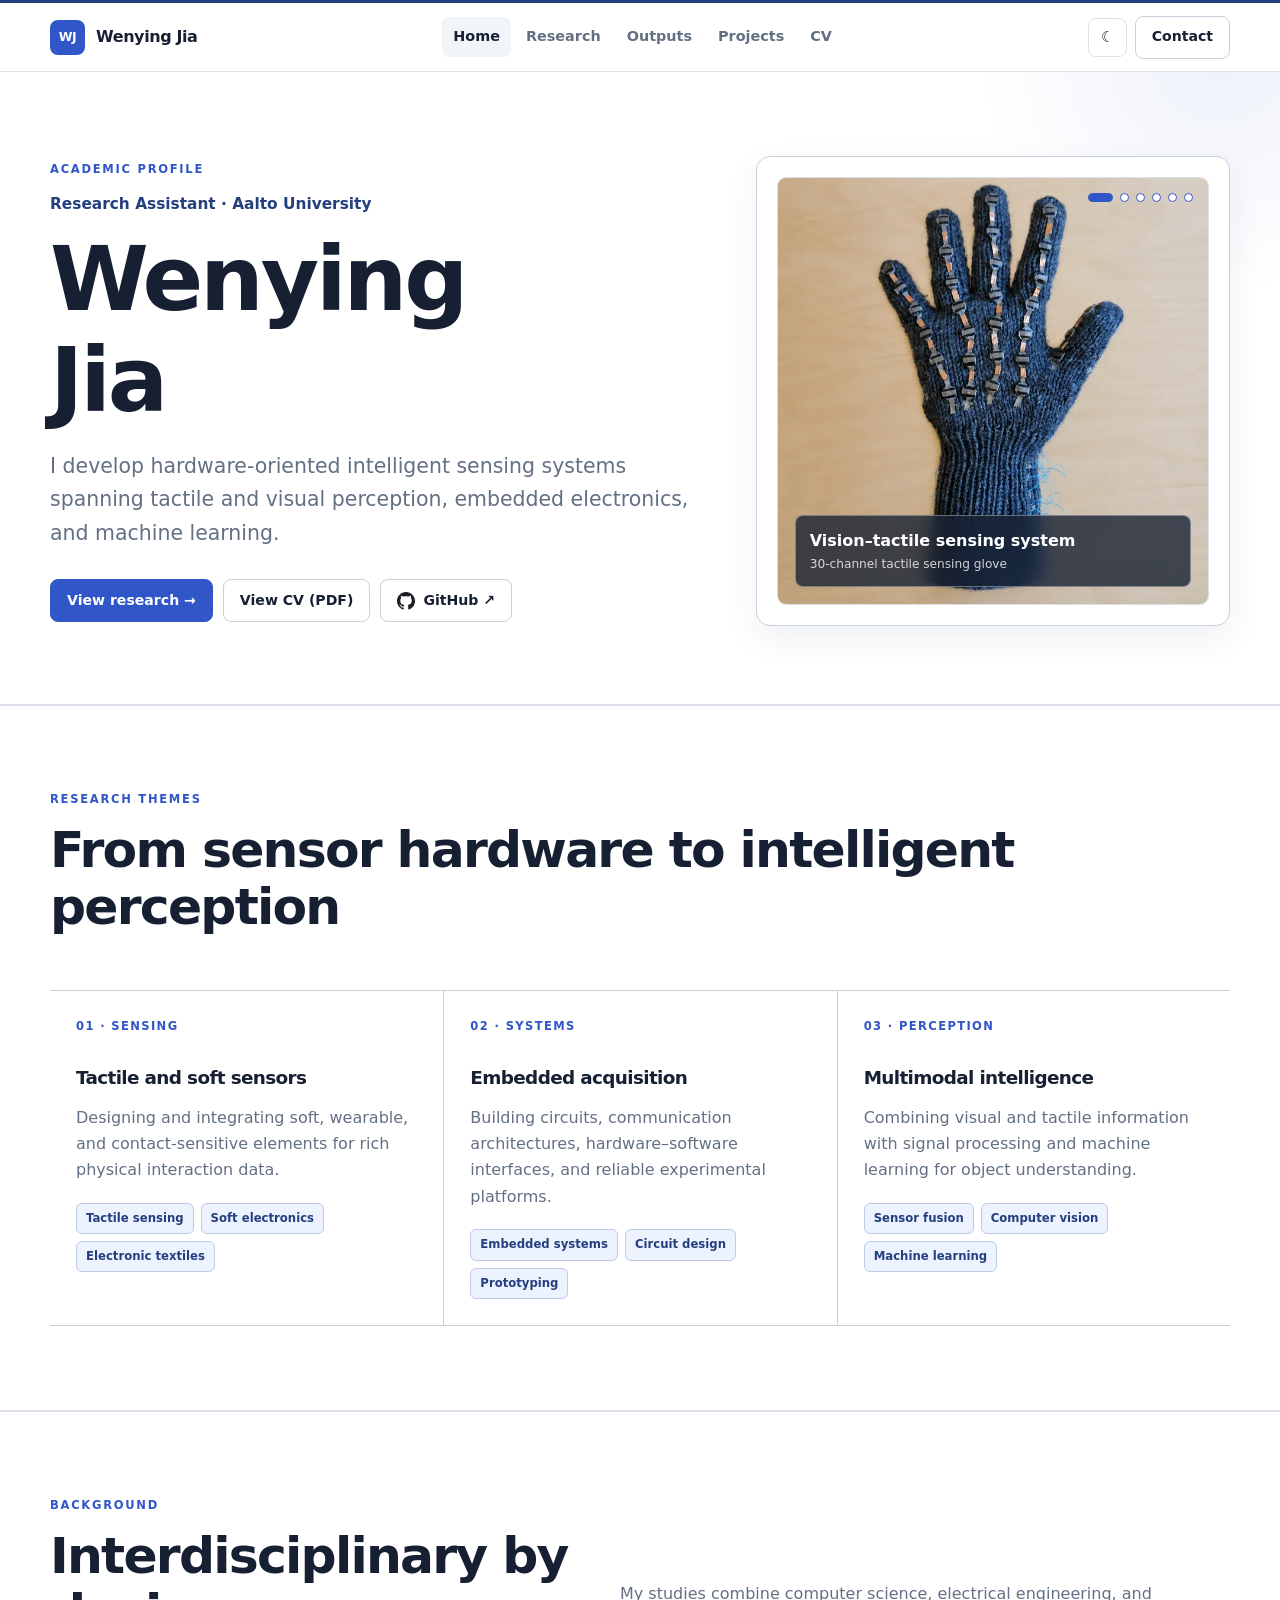
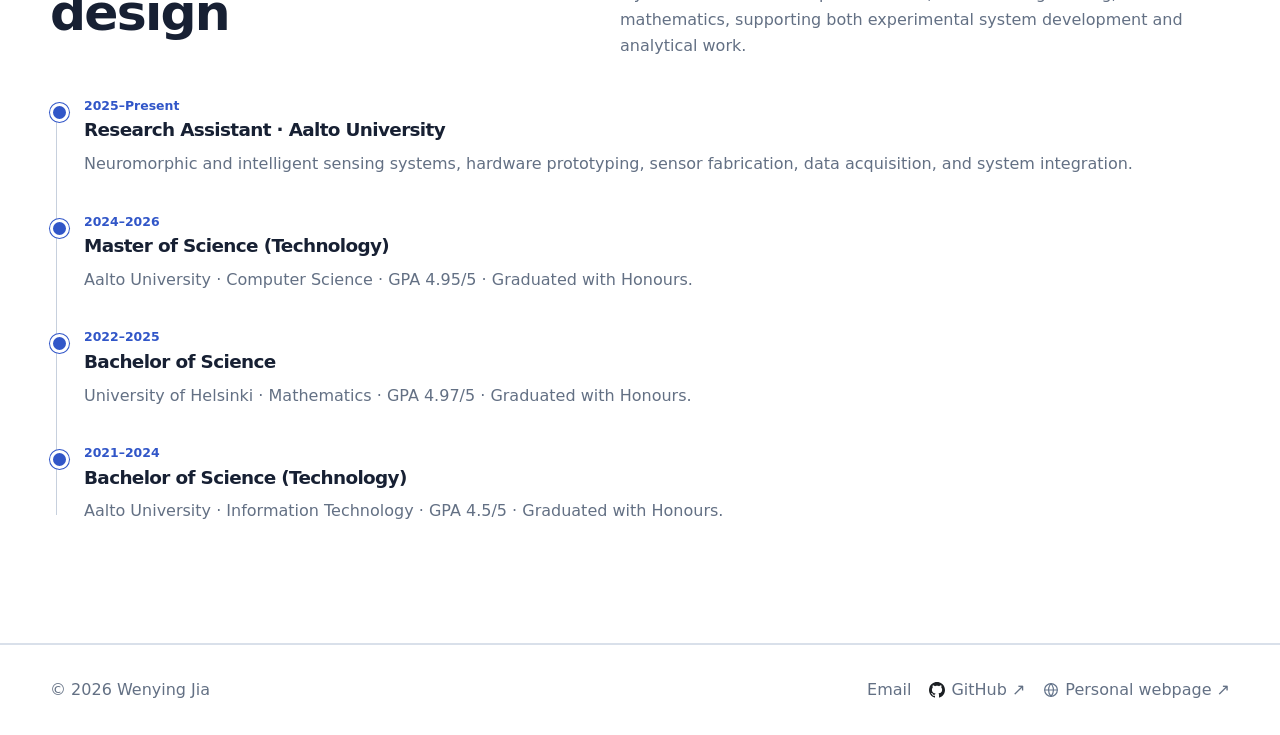
<file: index.html>
<!doctype html>
<html lang="en">
  <head>
    <meta charset="utf-8">
    <meta name="viewport" content="width=device-width,initial-scale=1">
    <title>Wenying Jia</title>
    <link rel="icon" href="assets/images/favicon.svg">
    <link rel="stylesheet" href="assets/css/styles.css">
  </head>
  <body>
    <header class="site-header">
      <div class="container nav">
        <a class="brand" href="index.html">
          <span class="brand-mark">
            WJ
          </span>
          <span>
            Wenying Jia
          </span>
        </a>
        <nav class="nav-links" id="primary-navigation" aria-label="Primary navigation">
          <a class="active" href="index.html" aria-current="page">
            Home
          </a>
          <a href="research.html">
            Research
          </a>
          <a href="publications.html">
            Outputs
          </a>
          <a href="projects.html">
            Projects
          </a>
          <a href="cv.html">
            CV
          </a>
        </nav>
        <div class="header-actions">
          <button class="icon-button" type="button" data-theme-toggle aria-label="Toggle color theme">
            ☾
          </button>
          <a class="button" href="mailto:wenying.jia@aalto.fi">
            Contact
          </a>
          <button class="menu-button" type="button" aria-label="Toggle navigation" aria-controls="primary-navigation" aria-expanded="false">
            ☰
          </button>
        </div>
      </div>
    </header>
    <main>
      <section class="hero">
        <div class="container hero-grid">
          <div class="reveal">
            <div class="eyebrow">
              Academic profile
            </div>
            <div class="role-line">
              Research Assistant · Aalto University
            </div>
            <h1>
              Wenying
              <br>
              Jia
            </h1>
            <p class="lead">
              I develop hardware-oriented intelligent sensing systems spanning tactile and visual perception, embedded electronics, and machine learning.
            </p>
            <div class="button-row">
              <a class="button primary" href="research.html">
                View research →
              </a>
              <a class="button" href="assets/docs/CV_Wenying_Jia.pdf">
                View CV (PDF)
              </a>
              <a class="button ghost" href="https://github.com/jiaw1" target="_blank" rel="noopener noreferrer">
                <img class="link-icon" src="assets/images/icons/github.svg" alt="" aria-hidden="true">
                GitHub ↗
              </a>
            </div>
          </div>
          <aside class="profile-panel reveal">
            <div class="profile-carousel" data-carousel role="region" aria-roledescription="carousel" aria-label="Research highlights">
              <div class="profile-visual carousel-slide active" data-carousel-slide aria-hidden="false">
                <img src="assets/images/carousel/tactile-glove.webp" alt="Tactile sensing glove with pressure sensors across the fingers and palm" width="960" height="720">
                <div class="slide-caption">
                  <strong>Vision–tactile sensing system</strong>
                  <span>30-channel tactile sensing glove</span>
                </div>
              </div>
              <div class="profile-visual carousel-slide" data-carousel-slide aria-hidden="true">
                <img src="assets/images/carousel/flowup.webp" alt="FlowUp wearable garment with physiological sensing modules" width="960" height="720" loading="lazy">
                <div class="slide-caption">
                  <strong>FlowUp</strong>
                  <span>Physiological sensing garment</span>
                </div>
              </div>
              <div class="profile-visual carousel-slide" data-carousel-slide aria-hidden="true">
                <img src="assets/images/carousel/drivesense.webp" alt="DriveSense smart glove with textile touch pads" width="960" height="720" loading="lazy">
                <div class="slide-caption">
                  <strong>DriveSense</strong>
                  <span>Gesture-recognizing smart glove</span>
                </div>
              </div>
              <div class="profile-visual carousel-slide" data-carousel-slide aria-hidden="true">
                <img src="assets/images/carousel/drone.webp" alt="Autonomous drone prototype with onboard sensors" width="960" height="720" loading="lazy">
                <div class="slide-caption">
                  <strong>Drones for National Security</strong>
                  <span>Coordination, detection, and monitoring</span>
                </div>
              </div>
              <div class="profile-visual carousel-slide" data-carousel-slide aria-hidden="true">
                <img src="assets/images/carousel/pandabot.webp" alt="Pandabot interactive autonomous robot" width="960" height="720" loading="lazy">
                <div class="slide-caption">
                  <strong>Pandabot</strong>
                  <span>Interactive autonomous robot</span>
                </div>
              </div>
              <div class="profile-visual carousel-slide" data-carousel-slide aria-hidden="true">
                <img src="assets/images/carousel/defenderx.webp" alt="Defender X wheeled security robot prototype" width="960" height="720" loading="lazy">
                <div class="slide-caption">
                  <strong>Defender X</strong>
                  <span>Mobile security robot</span>
                </div>
              </div>
              <div class="carousel-controls" role="group" aria-label="Choose research highlight">
                <button class="carousel-dot active" type="button" data-carousel-dot aria-label="Show vision–tactile sensing system" aria-current="true"></button>
                <button class="carousel-dot" type="button" data-carousel-dot aria-label="Show FlowUp"></button>
                <button class="carousel-dot" type="button" data-carousel-dot aria-label="Show DriveSense"></button>
                <button class="carousel-dot" type="button" data-carousel-dot aria-label="Show Drones for National Security"></button>
                <button class="carousel-dot" type="button" data-carousel-dot aria-label="Show Pandabot"></button>
                <button class="carousel-dot" type="button" data-carousel-dot aria-label="Show Defender X"></button>
              </div>
            </div>
          </aside>
        </div>
      </section>
      <section class="section alt">
        <div class="container">
          <div class="section-header reveal">
            <div>
              <div class="eyebrow">
                Research themes
              </div>
              <h2>
                From sensor hardware to intelligent perception
              </h2>
            </div>
          </div>
          <div class="grid-3">
            <article class="card reveal">
              <div class="card-number">
                01 · SENSING
              </div>
              <h3>
                Tactile and soft sensors
              </h3>
              <p>
                Designing and integrating soft, wearable, and contact-sensitive elements for rich physical interaction data.
              </p>
              <div class="tag-list">
                <span class="tag">
                  Tactile sensing
                </span>
                <span class="tag">
                  Soft electronics
                </span>
                <span class="tag">
                  Electronic textiles
                </span>
              </div>
            </article>
            <article class="card reveal">
              <div class="card-number">
                02 · SYSTEMS
              </div>
              <h3>
                Embedded acquisition
              </h3>
              <p>
                Building circuits, communication architectures, hardware–software interfaces, and reliable experimental platforms.
              </p>
              <div class="tag-list">
                <span class="tag">
                  Embedded systems
                </span>
                <span class="tag">
                  Circuit design
                </span>
                <span class="tag">
                  Prototyping
                </span>
              </div>
            </article>
            <article class="card reveal">
              <div class="card-number">
                03 · PERCEPTION
              </div>
              <h3>
                Multimodal intelligence
              </h3>
              <p>
                Combining visual and tactile information with signal processing and machine learning for object understanding.
              </p>
              <div class="tag-list">
                <span class="tag">
                  Sensor fusion
                </span>
                <span class="tag">
                  Computer vision
                </span>
                <span class="tag">
                  Machine learning
                </span>
              </div>
            </article>
          </div>
        </div>
      </section>
      <section class="section alt">
        <div class="container">
          <div class="section-header reveal">
            <div>
              <div class="eyebrow">
                Background
              </div>
              <h2>
                Interdisciplinary by design
              </h2>
            </div>
            <p>
              My studies combine computer science, electrical engineering, and mathematics, supporting both experimental system development and analytical work.
            </p>
          </div>
          <div class="timeline reveal">
            <div class="timeline-item">
              <div class="date">
                2025–Present
              </div>
              <h3>
                Research Assistant · Aalto University
              </h3>
              <p>
                Neuromorphic and intelligent sensing systems, hardware prototyping, sensor fabrication, data acquisition, and system integration.
              </p>
            </div>
            <div class="timeline-item">
              <div class="date">
                2024–2026
              </div>
              <h3>
                Master of Science (Technology)
              </h3>
              <p>
                Aalto University · Computer Science · GPA 4.95/5 · Graduated with Honours.
              </p>
            </div>
            <div class="timeline-item">
              <div class="date">
                2022–2025
              </div>
              <h3>
                Bachelor of Science
              </h3>
              <p>
                University of Helsinki · Mathematics · GPA 4.97/5 · Graduated with Honours.
              </p>
            </div>
            <div class="timeline-item">
              <div class="date">
                2021–2024
              </div>
              <h3>
                Bachelor of Science (Technology)
              </h3>
              <p>
                Aalto University · Information Technology · GPA 4.5/5 · Graduated with Honours.
              </p>
            </div>
          </div>
        </div>
      </section>
    </main>
    <footer class="footer">
      <div class="container footer-inner">
        <span>
          ©
          <span data-year></span>
          Wenying Jia
        </span>
        <div class="footer-links">
          <a href="mailto:wenying.jia@aalto.fi">
            Email
          </a>
          <a href="https://github.com/jiaw1" target="_blank" rel="noopener noreferrer">
            <img class="link-icon" src="assets/images/icons/github.svg" alt="" aria-hidden="true">
            GitHub ↗
          </a>
          <a href="https://jiaw1.github.io/" target="_blank" rel="noopener noreferrer"><img class="link-icon" src="assets/images/icons/web.svg" alt="" aria-hidden="true">
            Personal webpage ↗
          </a>
        </div>
      </div>
    </footer>
    <script src="assets/js/main.js"></script>
  </body>
</html>
</file>
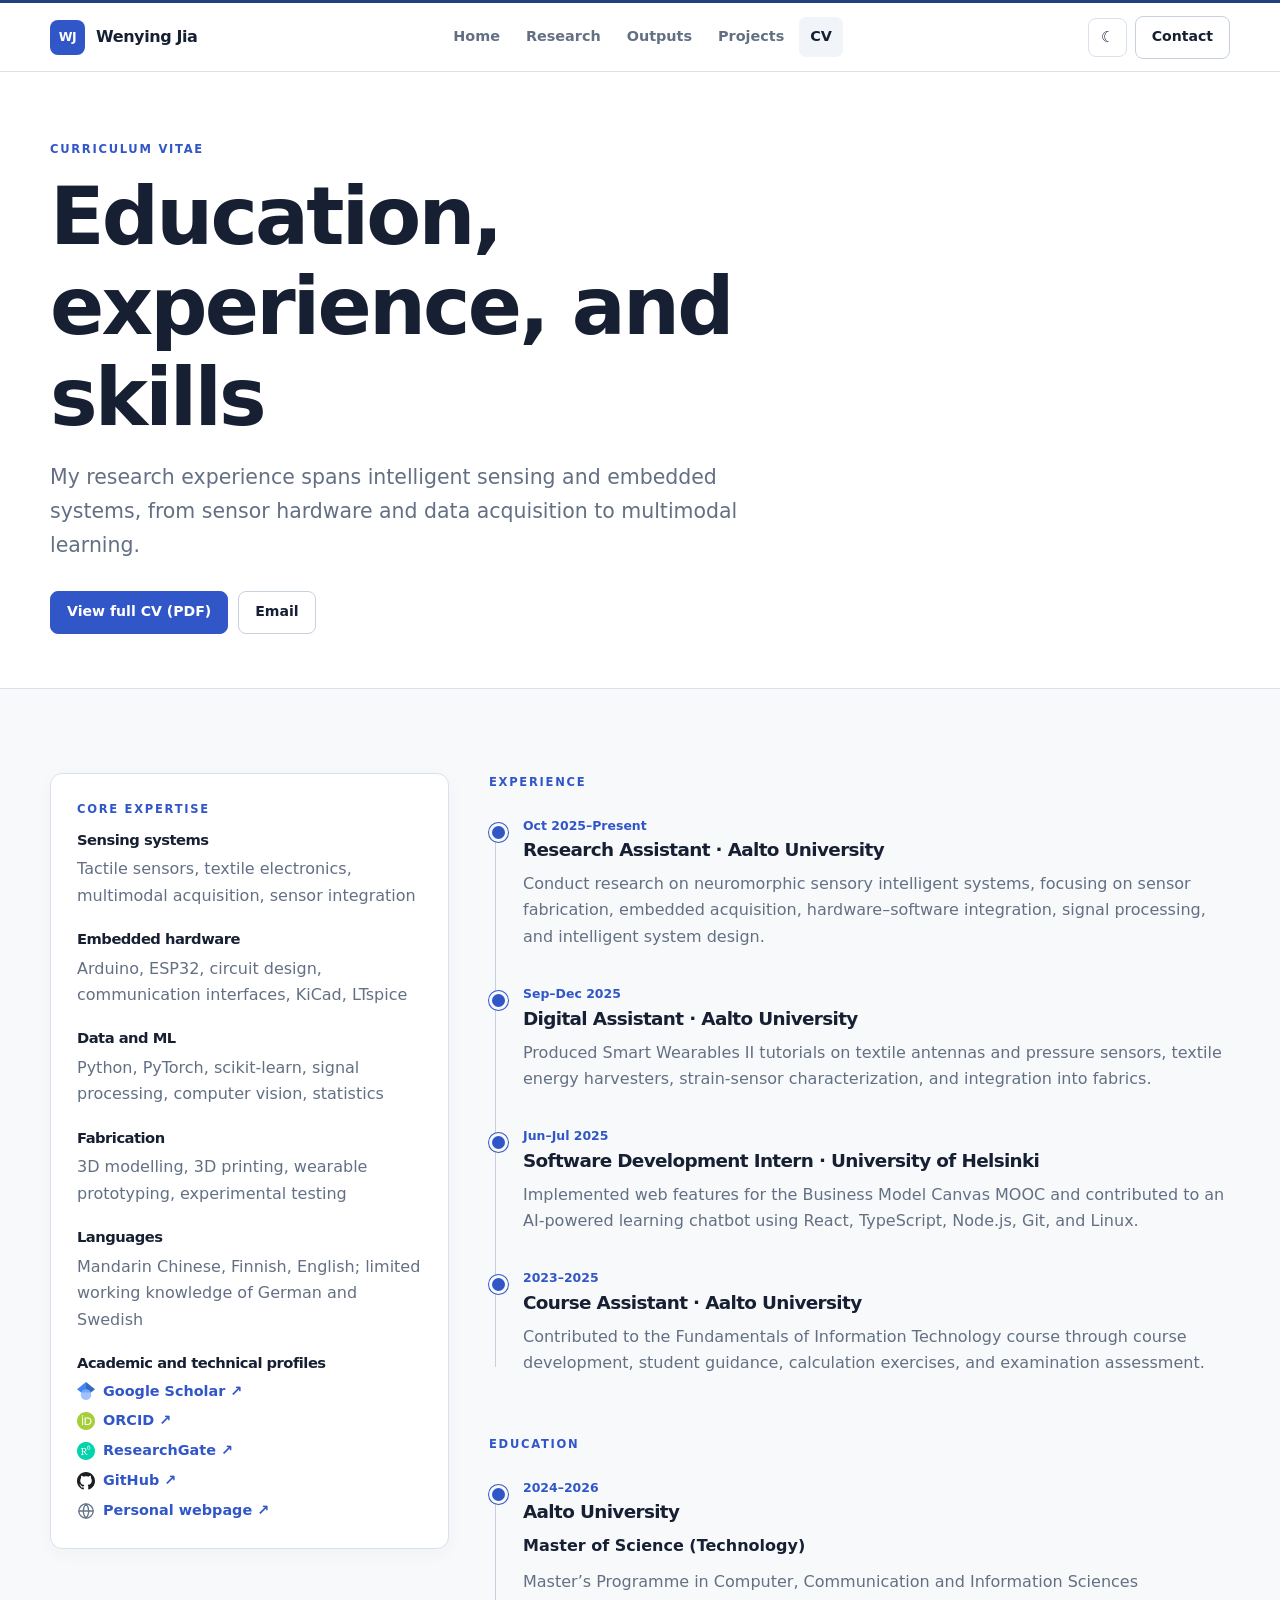
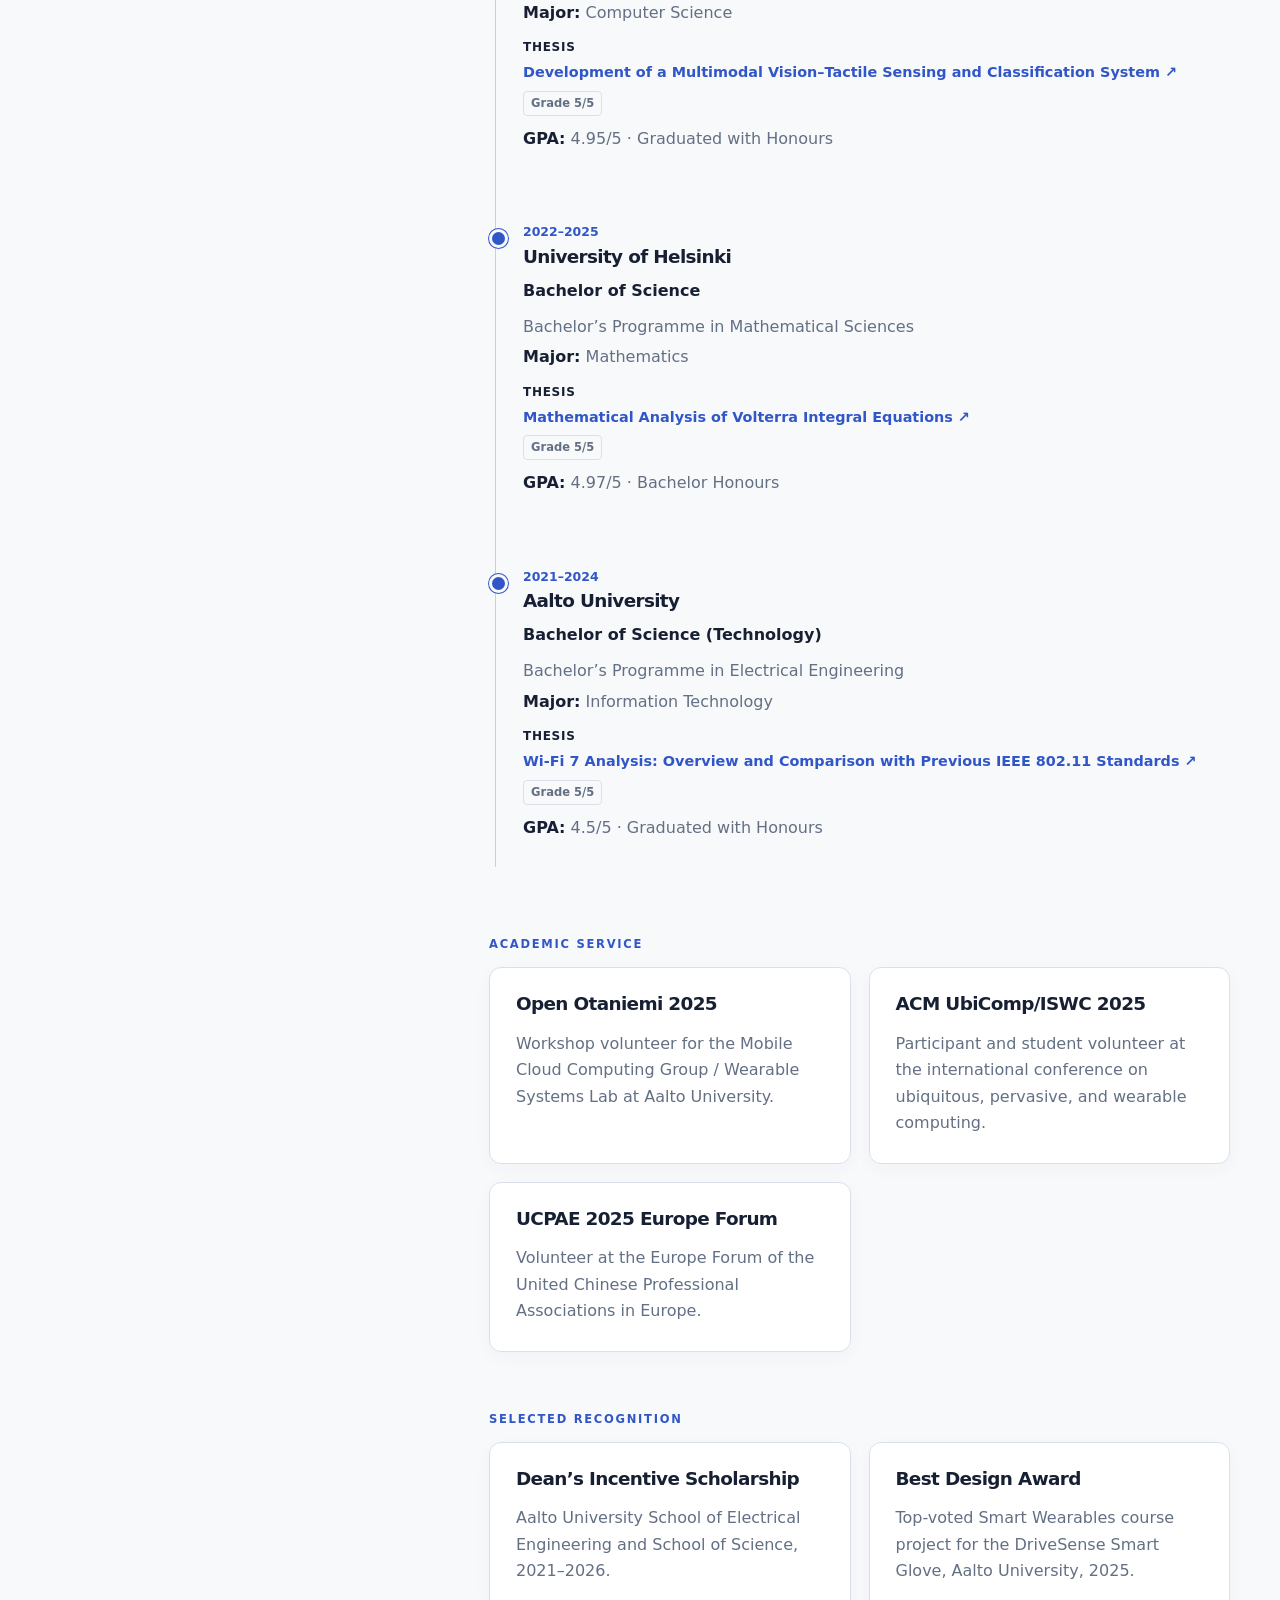
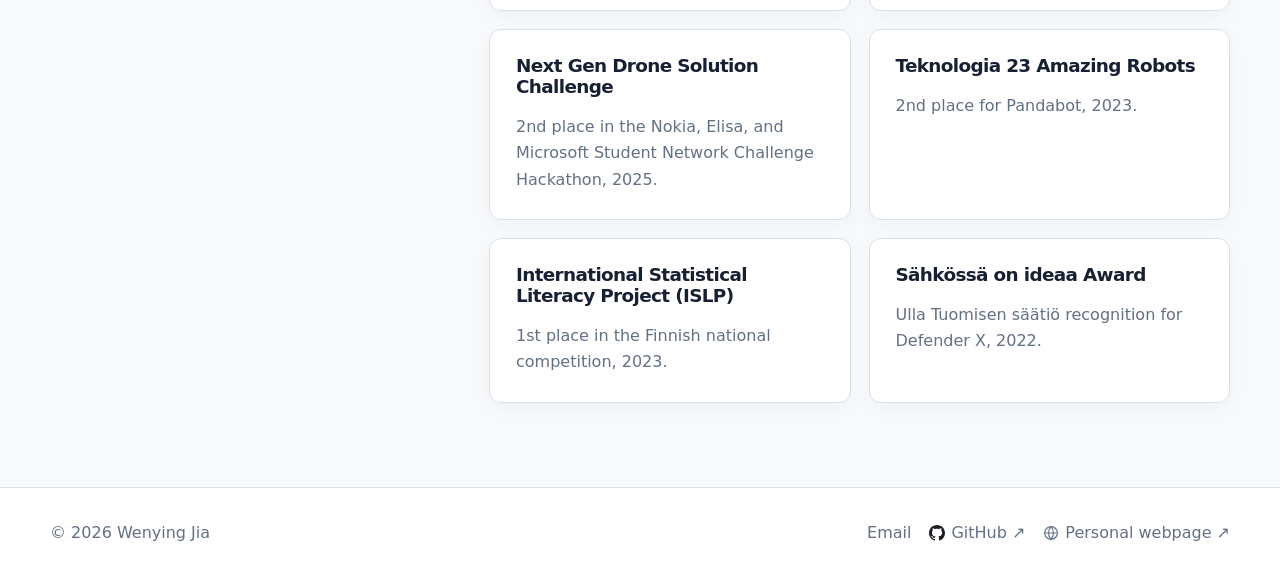
<file: cv.html>
<!doctype html>
<html lang="en">
  <head>
    <meta charset="utf-8">
    <meta name="viewport" content="width=device-width,initial-scale=1">
    <title>Wenying Jia | CV</title>
    <link rel="icon" href="assets/images/favicon.svg">
    <link rel="stylesheet" href="assets/css/styles.css">
  </head>
  <body>
    <header class="site-header">
      <div class="container nav">
        <a class="brand" href="index.html">
          <span class="brand-mark">
            WJ
          </span>
          <span>
            Wenying Jia
          </span>
        </a>
        <nav class="nav-links" id="primary-navigation" aria-label="Primary navigation">
          <a href="index.html">
            Home
          </a>
          <a href="research.html">
            Research
          </a>
          <a href="publications.html">
            Outputs
          </a>
          <a href="projects.html">
            Projects
          </a>
          <a class="active" href="cv.html" aria-current="page">
            CV
          </a>
        </nav>
        <div class="header-actions">
          <button class="icon-button" type="button" data-theme-toggle aria-label="Toggle color theme">
            ☾
          </button>
          <a class="button" href="mailto:wenying.jia@aalto.fi">
            Contact
          </a>
          <button class="menu-button" type="button" aria-label="Toggle navigation" aria-controls="primary-navigation" aria-expanded="false">
            ☰
          </button>
        </div>
      </div>
    </header>
    <main>
      <section class="page-hero">
        <div class="container reveal">
          <div class="eyebrow">
            Curriculum vitae
          </div>
          <h1>
            Education, experience, and skills
          </h1>
          <p class="lead">
            My research experience spans intelligent sensing and embedded systems, from sensor hardware and data acquisition to multimodal learning.
          </p>
          <div class="button-row">
            <a class="button primary" href="assets/docs/CV_Wenying_Jia.pdf">
              View full CV (PDF)
            </a>
            <a class="button" href="mailto:wenying.jia@aalto.fi">
              Email
            </a>
          </div>
        </div>
      </section>
      <section class="section">
        <div class="container cv-grid">
          <aside class="cv-aside reveal">
            <div class="card">
              <div class="eyebrow">
                Core expertise
              </div>
              <div class="skill-group">
                <h3>
                  Sensing systems
                </h3>
                <p>
                  Tactile sensors, textile electronics, multimodal acquisition, sensor integration
                </p>
              </div>
              <div class="skill-group">
                <h3>
                  Embedded hardware
                </h3>
                <p>
                  Arduino, ESP32, circuit design, communication interfaces, KiCad, LTspice
                </p>
              </div>
              <div class="skill-group">
                <h3>
                  Data and ML
                </h3>
                <p>
                  Python, PyTorch, scikit-learn, signal processing, computer vision, statistics
                </p>
              </div>
              <div class="skill-group">
                <h3>
                  Fabrication
                </h3>
                <p>
                  3D modelling, 3D printing, wearable prototyping, experimental testing
                </p>
              </div>
              <div class="skill-group">
                <h3>
                  Languages
                </h3>
                <p>
                  Mandarin Chinese, Finnish, English; limited working knowledge of German and Swedish
                </p>
              </div>
              <div class="skill-group">
                <h3>
                  Academic and technical profiles
                </h3>
                <div class="academic-links">
                  <a href="https://scholar.google.com/citations?user=qXzmvNYAAAAJ&amp;hl=en" target="_blank" rel="noopener noreferrer"><img class="link-icon" src="assets/images/icons/google-scholar.svg" alt="" aria-hidden="true">Google Scholar ↗</a>
                  <a href="https://orcid.org/0000-0002-5549-6280" target="_blank" rel="noopener noreferrer"><img class="link-icon" src="assets/images/icons/orcid.svg" alt="" aria-hidden="true">ORCID ↗</a>
                  <a href="https://www.researchgate.net/profile/Wenying-Jia" target="_blank" rel="noopener noreferrer"><img class="link-icon" src="assets/images/icons/researchgate.svg" alt="" aria-hidden="true">ResearchGate ↗</a>
                  <a href="https://github.com/jiaw1" target="_blank" rel="noopener noreferrer"><img class="link-icon" src="assets/images/icons/github.svg" alt="" aria-hidden="true">GitHub ↗</a>
                  <a href="https://jiaw1.github.io/" target="_blank" rel="noopener noreferrer"><img class="link-icon" src="assets/images/icons/web.svg" alt="" aria-hidden="true">Personal webpage ↗</a>
                </div>
              </div>
            </div>
          </aside>
          <div>
            <div class="eyebrow">
              Experience
            </div>
            <div class="timeline reveal">
              <div class="timeline-item">
                <div class="date">Oct 2025–Present</div>
                <h3>Research Assistant · Aalto University</h3>
                <p>Conduct research on neuromorphic sensory intelligent systems, focusing on sensor fabrication, embedded acquisition, hardware–software integration, signal processing, and intelligent system design.</p>
              </div>

              <div class="timeline-item">
                <div class="date">Sep–Dec 2025</div>
                <h3>Digital Assistant · Aalto University</h3>
                <p>Produced Smart Wearables II tutorials on textile antennas and pressure sensors, textile energy harvesters, strain-sensor characterization, and integration into fabrics.</p>
              </div>
              <div class="timeline-item">
                <div class="date">Jun–Jul 2025</div>
                <h3>Software Development Intern · University of Helsinki</h3>
                <p>Implemented web features for the Business Model Canvas MOOC and contributed to an AI-powered learning chatbot using React, TypeScript, Node.js, Git, and Linux.</p>
              </div>
              <div class="timeline-item">
                <div class="date">2023–2025</div>
                <h3>Course Assistant · Aalto University</h3>
                <p>Contributed to the Fundamentals of Information Technology course through course development, student guidance, calculation exercises, and examination assessment.</p>
              </div>
            </div>
            <div class="eyebrow subsection-heading">
              Education
            </div>
            <div class="timeline reveal education-timeline">
              <div class="timeline-item">
                <div class="date">
                  2024–2026
                </div>
                <h3>
                  Aalto University
                </h3>
                <div class="cv-degree">
                  Master of Science (Technology)
                </div>
                <p>
                  Master’s Programme in Computer, Communication and Information Sciences
                </p>
                <p>
                  <strong>Major:</strong> Computer Science
                </p>
                <p class="cv-thesis">
                  <strong>Thesis</strong><a href="https://urn.fi/URN:NBN:fi:aalto-202608216696" target="_blank" rel="noopener noreferrer">Development of a Multimodal Vision–Tactile Sensing and Classification System ↗</a><span class="cv-thesis-grade">Grade 5/5</span>
                </p>
                <p class="cv-result">
                  <strong>GPA:</strong> 4.95/5 · Graduated with Honours
                </p>
              </div>
              <div class="timeline-item">
                <div class="date">
                  2022–2025
                </div>
                <h3>
                  University of Helsinki
                </h3>
                <div class="cv-degree">
                  Bachelor of Science
                </div>
                <p>
                  Bachelor’s Programme in Mathematical Sciences
                </p>
                <p>
                  <strong>Major:</strong> Mathematics
                </p>
                <p class="cv-thesis">
                  <strong>Thesis</strong><a href="https://www.researchgate.net/publication/393712523_Mathematical_Analysis_of_Volterra_Integral_Equations" target="_blank" rel="noopener noreferrer">Mathematical Analysis of Volterra Integral Equations ↗</a><span class="cv-thesis-grade">Grade 5/5</span>
                </p>
                <p class="cv-result">
                  <strong>GPA:</strong> 4.97/5 · Bachelor Honours
                </p>
              </div>
              <div class="timeline-item">
                <div class="date">
                  2021–2024
                </div>
                <h3>
                  Aalto University
                </h3>
                <div class="cv-degree">
                  Bachelor of Science (Technology)
                </div>
                <p>
                  Bachelor’s Programme in Electrical Engineering
                </p>
                <p>
                  <strong>Major:</strong> Information Technology
                </p>
                <p class="cv-thesis">
                  <strong>Thesis</strong><a href="https://urn.fi/URN:NBN:fi:aalto-202406044058" target="_blank" rel="noopener noreferrer">Wi-Fi 7 Analysis: Overview and Comparison with Previous IEEE 802.11 Standards ↗</a><span class="cv-thesis-grade">Grade 5/5</span>
                </p>
                <p class="cv-result">
                  <strong>GPA:</strong> 4.5/5 · Graduated with Honours
                </p>
              </div>
            </div>
            <div class="eyebrow subsection-heading">
              Academic service
            </div>
            <div class="grid-2 reveal">
              <article class="card">
                <h3>
                  Open Otaniemi 2025
                </h3>
                <p>
                  Workshop volunteer for the Mobile Cloud Computing Group / Wearable Systems Lab at Aalto University.
                </p>
              </article>
              <article class="card">
                <h3>
                  ACM UbiComp/ISWC 2025
                </h3>
                <p>
                  Participant and student volunteer at the international conference on ubiquitous, pervasive, and wearable computing.
                </p>
              </article>
              <article class="card">
                <h3>
                  UCPAE 2025 Europe Forum
                </h3>
                <p>
                  Volunteer at the Europe Forum of the United Chinese Professional Associations in Europe.
                </p>
              </article>
            </div>
            <div class="eyebrow subsection-heading">
              Selected recognition
            </div>
            <div class="grid-2 reveal">
              <article class="card">
                <h3>
                  Dean’s Incentive Scholarship
                </h3>
                <p>
                  Aalto University School of Electrical Engineering and School of Science, 2021–2026.
                </p>
              </article>
              <article class="card">
                <h3>
                  Best Design Award
                </h3>
                <p>
                  Top-voted Smart Wearables course project for the DriveSense Smart Glove, Aalto University, 2025.
                </p>
              </article>
              <article class="card">
                <h3>
                  Next Gen Drone Solution Challenge
                </h3>
                <p>
                  2nd place in the Nokia, Elisa, and Microsoft Student Network Challenge Hackathon, 2025.
                </p>
              </article>

              <article class="card">
                <h3>
                  Teknologia 23 Amazing Robots
                </h3>
                <p>
                  2nd place for Pandabot, 2023.
                </p>
              </article>
              <article class="card">
                <h3>
                  International Statistical Literacy Project (ISLP)
                </h3>
                <p>
                  1st place in the Finnish national competition, 2023.
                </p>
              </article>
              <article class="card">
                <h3>
                  Sähkössä on ideaa Award
                </h3>
                <p>
                  Ulla Tuomisen säätiö recognition for Defender X, 2022.
                </p>
              </article>
            </div>
          </div>
        </div>
      </section>
    </main>
    <footer class="footer">
      <div class="container footer-inner">
        <span>
          ©
          <span data-year></span>
          Wenying Jia
        </span>
        <div class="footer-links">
          <a href="mailto:wenying.jia@aalto.fi">
            Email
          </a>
          <a href="https://github.com/jiaw1" target="_blank" rel="noopener noreferrer">
            <img class="link-icon" src="assets/images/icons/github.svg" alt="" aria-hidden="true">
            GitHub ↗
          </a>
          <a href="https://jiaw1.github.io/" target="_blank" rel="noopener noreferrer"><img class="link-icon" src="assets/images/icons/web.svg" alt="" aria-hidden="true">
            Personal webpage ↗
          </a>
        </div>
      </div>
    </footer>
    <script src="assets/js/main.js"></script>
  </body>
</html>
</file>
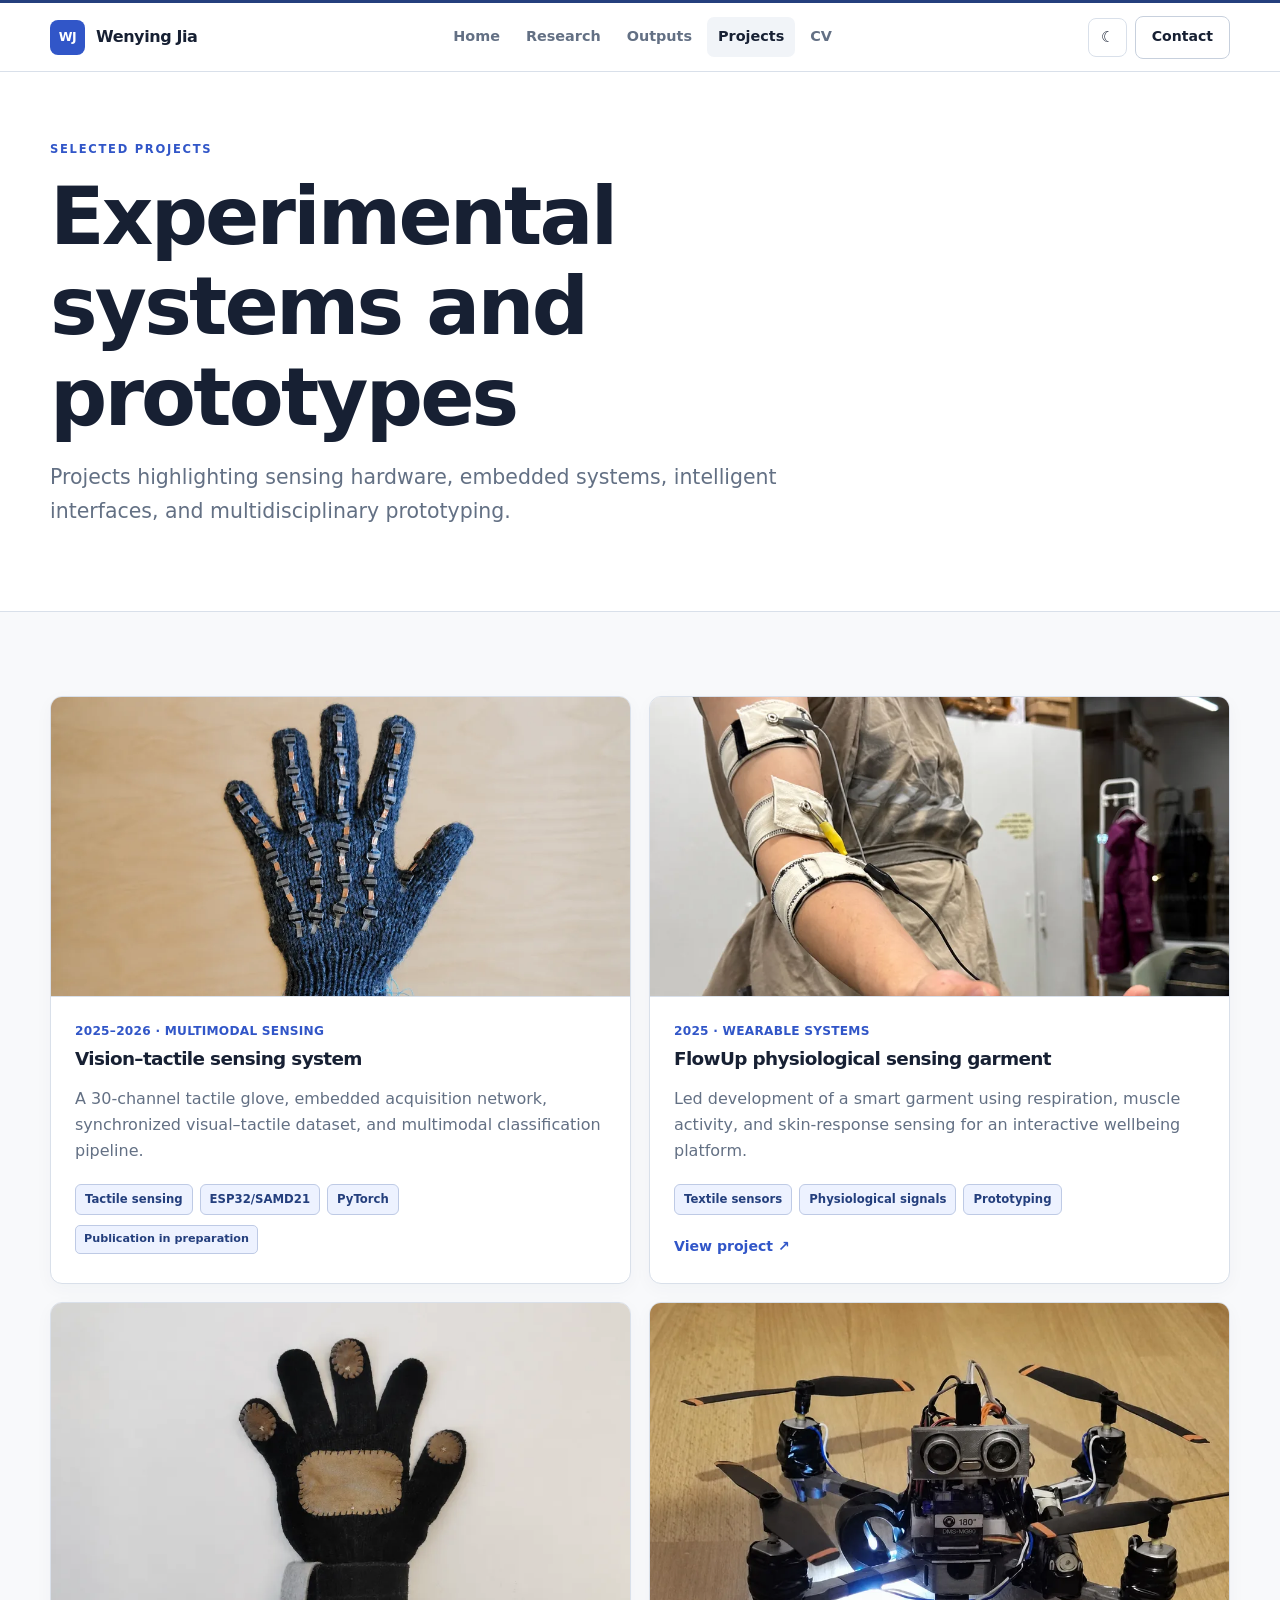
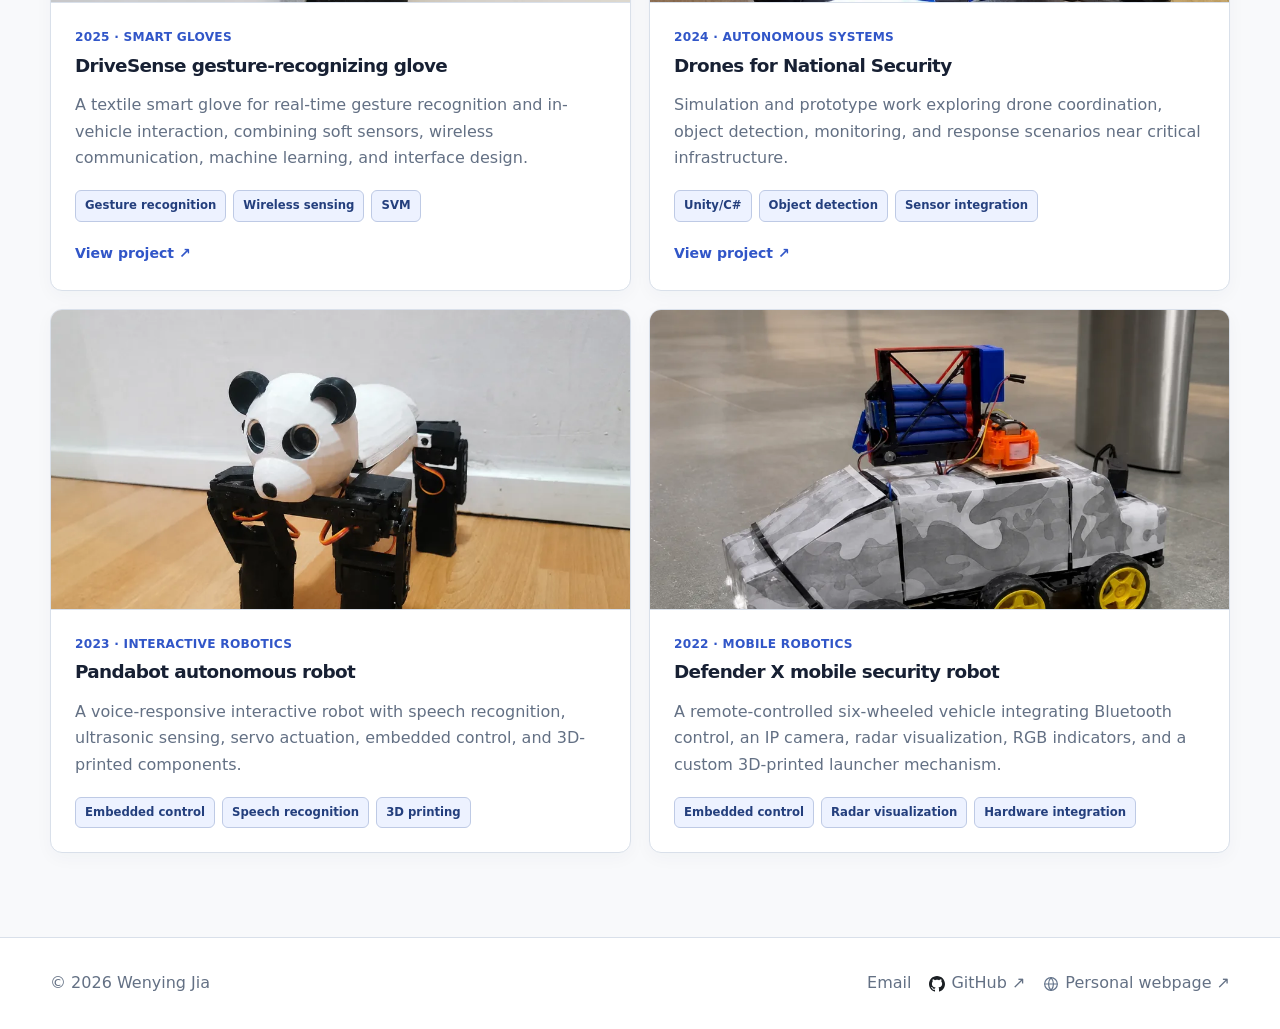
<file: projects.html>
<!doctype html>
<html lang="en">
  <head>
    <meta charset="utf-8">
    <meta name="viewport" content="width=device-width,initial-scale=1">
    <title>Wenying Jia | Projects</title>
    <link rel="icon" href="assets/images/favicon.svg">
    <link rel="stylesheet" href="assets/css/styles.css">
  </head>
  <body>
    <header class="site-header">
      <div class="container nav">
        <a class="brand" href="index.html">
          <span class="brand-mark">
            WJ
          </span>
          <span>
            Wenying Jia
          </span>
        </a>
        <nav class="nav-links" id="primary-navigation" aria-label="Primary navigation">
          <a href="index.html">
            Home
          </a>
          <a href="research.html">
            Research
          </a>
          <a href="publications.html">
            Outputs
          </a>
          <a class="active" href="projects.html" aria-current="page">
            Projects
          </a>
          <a href="cv.html">
            CV
          </a>
        </nav>
        <div class="header-actions">
          <button class="icon-button" type="button" data-theme-toggle aria-label="Toggle color theme">
            ☾
          </button>
          <a class="button" href="mailto:wenying.jia@aalto.fi">
            Contact
          </a>
          <button class="menu-button" type="button" aria-label="Toggle navigation" aria-controls="primary-navigation" aria-expanded="false">
            ☰
          </button>
        </div>
      </div>
    </header>
    <main>
      <section class="page-hero">
        <div class="container reveal">
          <div class="eyebrow">
            Selected projects
          </div>
          <h1>
            Experimental systems and prototypes
          </h1>
          <p class="lead">
            Projects highlighting sensing hardware, embedded systems, intelligent interfaces, and multidisciplinary prototyping.
          </p>
        </div>
      </section>
      <section class="section">
        <div class="container">
          <div class="grid-2">
            <article class="card project-card reveal">
              <div class="project-thumb">
                <img src="assets/images/carousel/tactile-glove.webp" alt="Tactile sensing glove with pressure sensors across the fingers and palm" width="960" height="720">
              </div>
              <div class="project-body">
                <div class="project-meta">
                  2025–2026 · MULTIMODAL SENSING
                </div>
                <h3>
                  Vision–tactile sensing system
                </h3>
                <p>
                  A 30-channel tactile glove, embedded acquisition network, synchronized visual–tactile dataset, and multimodal classification pipeline.
                </p>
                <div class="tag-list">
                  <span class="tag">
                    Tactile sensing
                  </span>
                  <span class="tag">
                    ESP32/SAMD21
                  </span>
                  <span class="tag">
                    PyTorch
                  </span>
                </div>
                <span class="status">Publication in preparation</span>
              </div>
            </article>
            <article class="card project-card reveal">
              <div class="project-thumb">
                <img src="assets/images/carousel/flowup.webp" alt="FlowUp physiological sensing garment worn with textile sensor modules" width="960" height="720" loading="lazy">
              </div>
              <div class="project-body">
                <div class="project-meta">
                  2025 · WEARABLE SYSTEMS
                </div>
                <h3>
                  FlowUp physiological sensing garment
                </h3>
                <p>
                  Led development of a smart garment using respiration, muscle activity, and skin-response sensing for an interactive wellbeing platform.
                </p>
                <div class="tag-list">
                  <span class="tag">
                    Textile sensors
                  </span>
                  <span class="tag">
                    Physiological signals
                  </span>
                  <span class="tag">
                    Prototyping
                  </span>
                </div>
                <a class="project-link" href="https://jiaw1.github.io/FlowUp" target="_blank" rel="noopener noreferrer">View project ↗</a>
              </div>
            </article>
            <article class="card project-card reveal">
              <div class="project-thumb">
                <img src="assets/images/carousel/drivesense.webp" alt="DriveSense gesture-recognizing smart glove" width="960" height="720" loading="lazy">
              </div>
              <div class="project-body">
                <div class="project-meta">
                  2025 · SMART GLOVES
                </div>
                <h3>
                  DriveSense gesture-recognizing glove
                </h3>
                <p>
                  A textile smart glove for real-time gesture recognition and in-vehicle interaction, combining soft sensors, wireless communication, machine learning, and interface design.
                </p>
                <div class="tag-list">
                  <span class="tag">
                    Gesture recognition
                  </span>
                  <span class="tag">
                    Wireless sensing
                  </span>
                  <span class="tag">
                    SVM
                  </span>
                </div>
                <a class="project-link" href="https://jiaw1.github.io/DriveSense_Smart_Glove" target="_blank" rel="noopener noreferrer">View project ↗</a>
              </div>
            </article>
            <article class="card project-card reveal">
              <div class="project-thumb">
                <img src="assets/images/carousel/drone.webp" alt="Autonomous drone prototype with onboard sensors" width="960" height="720" loading="lazy">
              </div>
              <div class="project-body">
                <div class="project-meta">
                  2024 · AUTONOMOUS SYSTEMS
                </div>
                <h3>
                  Drones for National Security
                </h3>
                <p>
                  Simulation and prototype work exploring drone coordination, object detection, monitoring, and response scenarios near critical infrastructure.
                </p>
                <div class="tag-list">
                  <span class="tag">
                    Unity/C#
                  </span>
                  <span class="tag">
                    Object detection
                  </span>
                  <span class="tag">
                    Sensor integration
                  </span>
                </div>
                <a class="project-link" href="https://jiaw1.github.io/drones_for_national_security" target="_blank" rel="noopener noreferrer">View project ↗</a>
              </div>
            </article>
            <article class="card project-card reveal">
              <div class="project-thumb">
                <img src="assets/images/carousel/pandabot.webp" alt="Pandabot autonomous interactive robot" width="960" height="720" loading="lazy">
              </div>
              <div class="project-body">
                <div class="project-meta">
                  2023 · INTERACTIVE ROBOTICS
                </div>
                <h3>
                  Pandabot autonomous robot
                </h3>
                <p>
                  A voice-responsive interactive robot with speech recognition, ultrasonic sensing, servo actuation, embedded control, and 3D-printed components.
                </p>
                <div class="tag-list">
                  <span class="tag">
                    Embedded control
                  </span>
                  <span class="tag">
                    Speech recognition
                  </span>
                  <span class="tag">
                    3D printing
                  </span>
                </div>
              </div>
            </article>
            <article class="card project-card reveal">
              <div class="project-thumb">
                <img src="assets/images/carousel/defenderx.webp" alt="Defender X six-wheeled mobile robot with integrated sensing hardware" width="960" height="720" loading="lazy">
              </div>
              <div class="project-body">
                <div class="project-meta">
                  2022 · MOBILE ROBOTICS
                </div>
                <h3>
                  Defender X mobile security robot
                </h3>
                <p>
                  A remote-controlled six-wheeled vehicle integrating Bluetooth control, an IP camera, radar visualization, RGB indicators, and a custom 3D-printed launcher mechanism.
                </p>
                <div class="tag-list">
                  <span class="tag">
                    Embedded control
                  </span>
                  <span class="tag">
                    Radar visualization
                  </span>
                  <span class="tag">
                    Hardware integration
                  </span>
                </div>
              </div>
            </article>
          </div>
        </div>
      </section>
    </main>
    <footer class="footer">
      <div class="container footer-inner">
        <span>
          ©
          <span data-year></span>
          Wenying Jia
        </span>
        <div class="footer-links">
          <a href="mailto:wenying.jia@aalto.fi">
            Email
          </a>
          <a href="https://github.com/jiaw1" target="_blank" rel="noopener noreferrer">
            <img class="link-icon" src="assets/images/icons/github.svg" alt="" aria-hidden="true">
            GitHub ↗
          </a>
          <a href="https://jiaw1.github.io/" target="_blank" rel="noopener noreferrer"><img class="link-icon" src="assets/images/icons/web.svg" alt="" aria-hidden="true">
            Personal webpage ↗
          </a>
        </div>
      </div>
    </footer>
    <script src="assets/js/main.js"></script>
  </body>
</html>
</file>
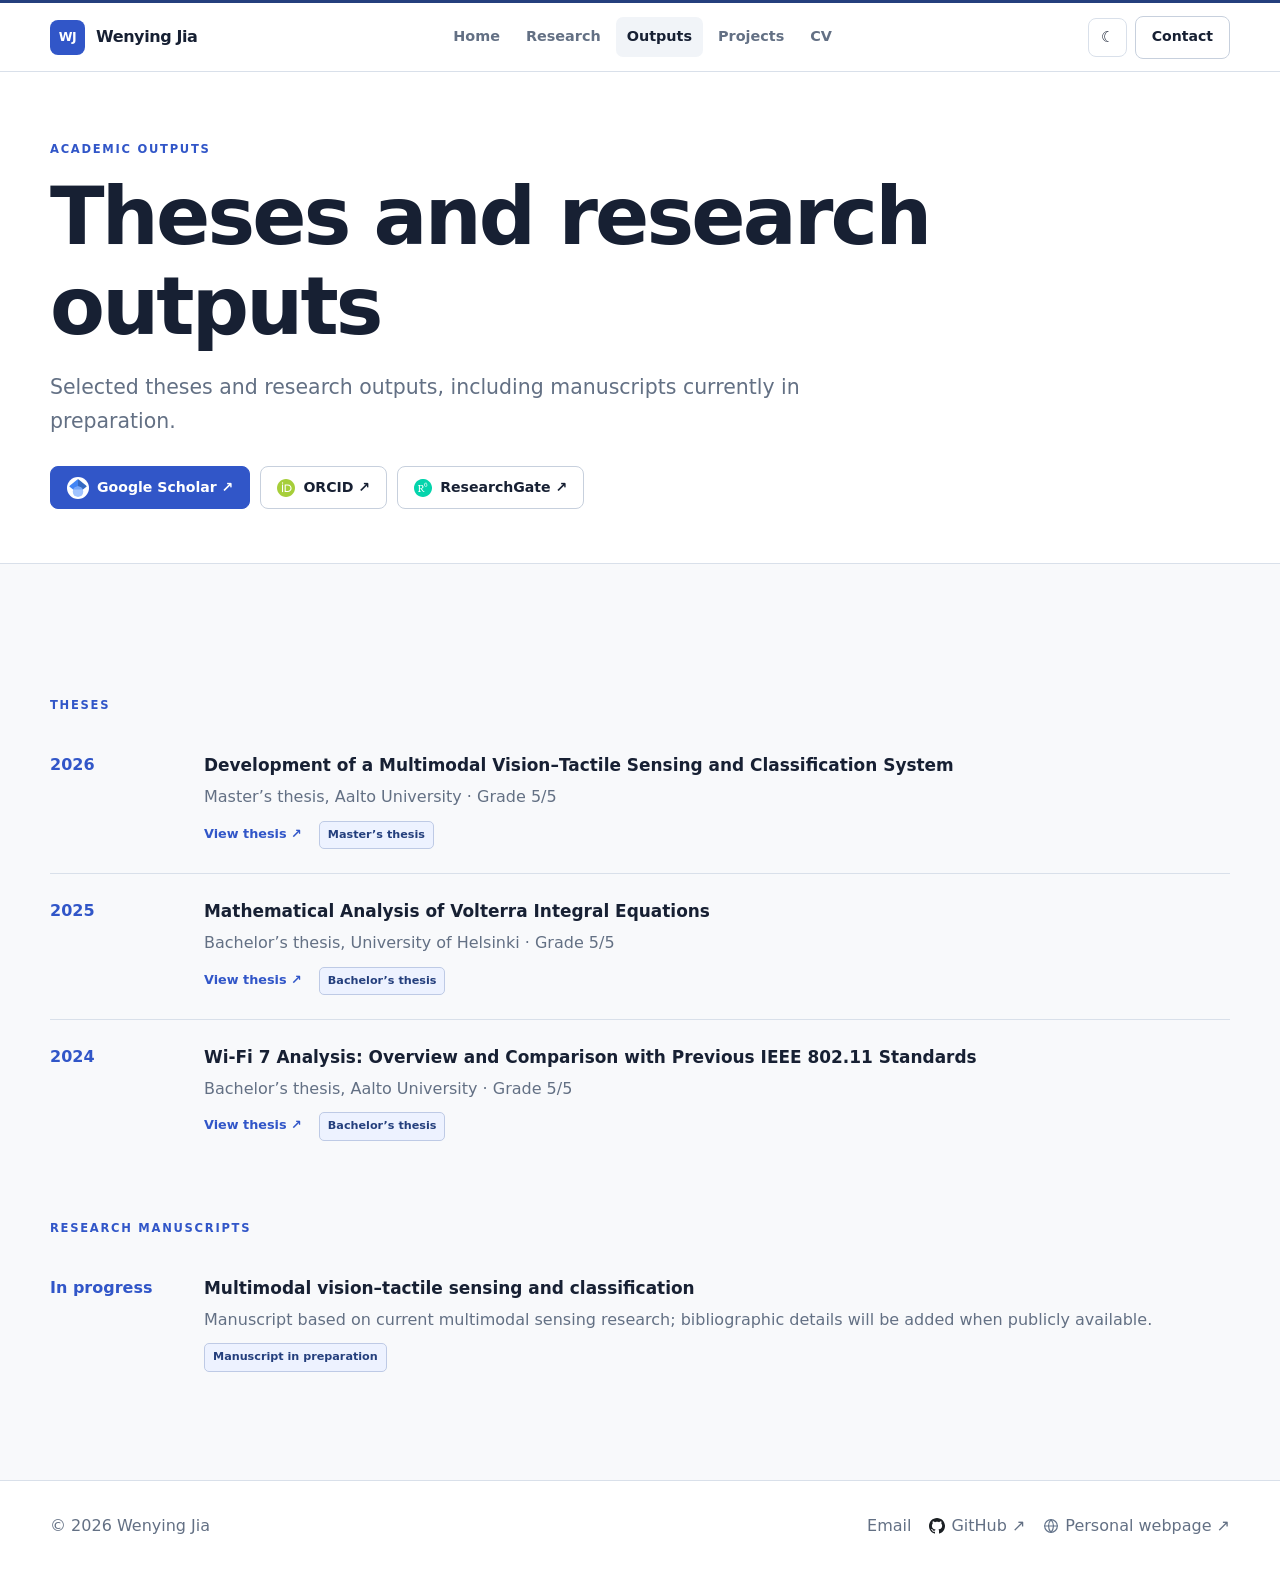
<file: publications.html>
<!doctype html>
<html lang="en">
  <head>
    <meta charset="utf-8">
    <meta name="viewport" content="width=device-width,initial-scale=1">
    <title>Wenying Jia | Academic Outputs</title>
    <link rel="icon" href="assets/images/favicon.svg">
    <link rel="stylesheet" href="assets/css/styles.css">
  </head>
  <body>
    <header class="site-header">
      <div class="container nav">
        <a class="brand" href="index.html">
          <span class="brand-mark">
            WJ
          </span>
          <span>
            Wenying Jia
          </span>
        </a>
        <nav class="nav-links" id="primary-navigation" aria-label="Primary navigation">
          <a href="index.html">
            Home
          </a>
          <a href="research.html">
            Research
          </a>
          <a class="active" href="publications.html" aria-current="page">
            Outputs
          </a>
          <a href="projects.html">
            Projects
          </a>
          <a href="cv.html">
            CV
          </a>
        </nav>
        <div class="header-actions">
          <button class="icon-button" type="button" data-theme-toggle aria-label="Toggle color theme">
            ☾
          </button>
          <a class="button" href="mailto:wenying.jia@aalto.fi">
            Contact
          </a>
          <button class="menu-button" type="button" aria-label="Toggle navigation" aria-controls="primary-navigation" aria-expanded="false">
            ☰
          </button>
        </div>
      </div>
    </header>
    <main>
      <section class="page-hero">
        <div class="container reveal">
          <div class="eyebrow">
            Academic outputs
          </div>
          <h1>
            Theses and research outputs
          </h1>
          <p class="lead">
            Selected theses and research outputs, including manuscripts currently in preparation.
          </p>
          <div class="button-row">
            <a class="button primary" href="https://scholar.google.com/citations?user=qXzmvNYAAAAJ&amp;hl=en" target="_blank" rel="noopener noreferrer">
              <img class="link-icon scholar-icon" src="assets/images/icons/google-scholar.svg" alt="" aria-hidden="true">
              Google Scholar ↗
            </a>
            <a class="button" href="https://orcid.org/0000-0002-5549-6280" target="_blank" rel="noopener noreferrer">
              <img class="link-icon" src="assets/images/icons/orcid.svg" alt="" aria-hidden="true">
              ORCID ↗
            </a>
            <a class="button" href="https://www.researchgate.net/profile/Wenying-Jia" target="_blank" rel="noopener noreferrer">
              <img class="link-icon" src="assets/images/icons/researchgate.svg" alt="" aria-hidden="true">
              ResearchGate ↗
            </a>
          </div>
        </div>
      </section>
      <section class="section">
        <div class="container">
          <div class="section-group">
            <div class="eyebrow">
              Theses
            </div>
            <article class="publication reveal">
              <div class="pub-year">
                2026
              </div>
              <div>
                <div class="pub-title">
                  Development of a Multimodal Vision–Tactile Sensing and Classification System
                </div>
                <div class="pub-meta">
                  Master’s thesis, Aalto University · Grade 5/5
                </div>
                <a class="publication-link" href="https://urn.fi/URN:NBN:fi:aalto-202608216696" target="_blank" rel="noopener noreferrer">View thesis ↗</a>
                <span class="status">
                  Master’s thesis
                </span>
              </div>
            </article>
            <article class="publication reveal">
              <div class="pub-year">
                2025
              </div>
              <div>
                <div class="pub-title">
                  Mathematical Analysis of Volterra Integral Equations
                </div>
                <div class="pub-meta">
                  Bachelor’s thesis, University of Helsinki · Grade 5/5
                </div>
                <a class="publication-link" href="https://www.researchgate.net/publication/393712523_Mathematical_Analysis_of_Volterra_Integral_Equations" target="_blank" rel="noopener noreferrer">View thesis ↗</a>
                <span class="status">
                  Bachelor’s thesis
                </span>
              </div>
            </article>
            <article class="publication reveal">
              <div class="pub-year">
                2024
              </div>
              <div>
                <div class="pub-title">
                  Wi-Fi 7 Analysis: Overview and Comparison with Previous IEEE 802.11 Standards
                </div>
                <div class="pub-meta">
                  Bachelor’s thesis, Aalto University · Grade 5/5
                </div>
                <a class="publication-link" href="https://urn.fi/URN:NBN:fi:aalto-202406044058" target="_blank" rel="noopener noreferrer">View thesis ↗</a>
                <span class="status">
                  Bachelor’s thesis
                </span>
              </div>
            </article>
          </div>
          <div class="section-group">
            <div class="eyebrow">
              Research manuscripts
            </div>
            <article class="publication reveal">
              <div class="pub-year">
                In progress
              </div>
              <div>
                <div class="pub-title">
                  Multimodal vision–tactile sensing and classification
                </div>
                <div class="pub-meta">
                  Manuscript based on current multimodal sensing research; bibliographic details will be added when publicly available.
                </div>
                <span class="status">
                  Manuscript in preparation
                </span>
              </div>
            </article>
          </div>
        </div>
      </section>
    </main>
    <footer class="footer">
      <div class="container footer-inner">
        <span>
          ©
          <span data-year></span>
          Wenying Jia
        </span>
        <div class="footer-links">
          <a href="mailto:wenying.jia@aalto.fi">
            Email
          </a>
          <a href="https://github.com/jiaw1" target="_blank" rel="noopener noreferrer">
            <img class="link-icon" src="assets/images/icons/github.svg" alt="" aria-hidden="true">
            GitHub ↗
          </a>
          <a href="https://jiaw1.github.io/" target="_blank" rel="noopener noreferrer"><img class="link-icon" src="assets/images/icons/web.svg" alt="" aria-hidden="true">
            Personal webpage ↗
          </a>
        </div>
      </div>
    </footer>
    <script src="assets/js/main.js"></script>
  </body>
</html>
</file>
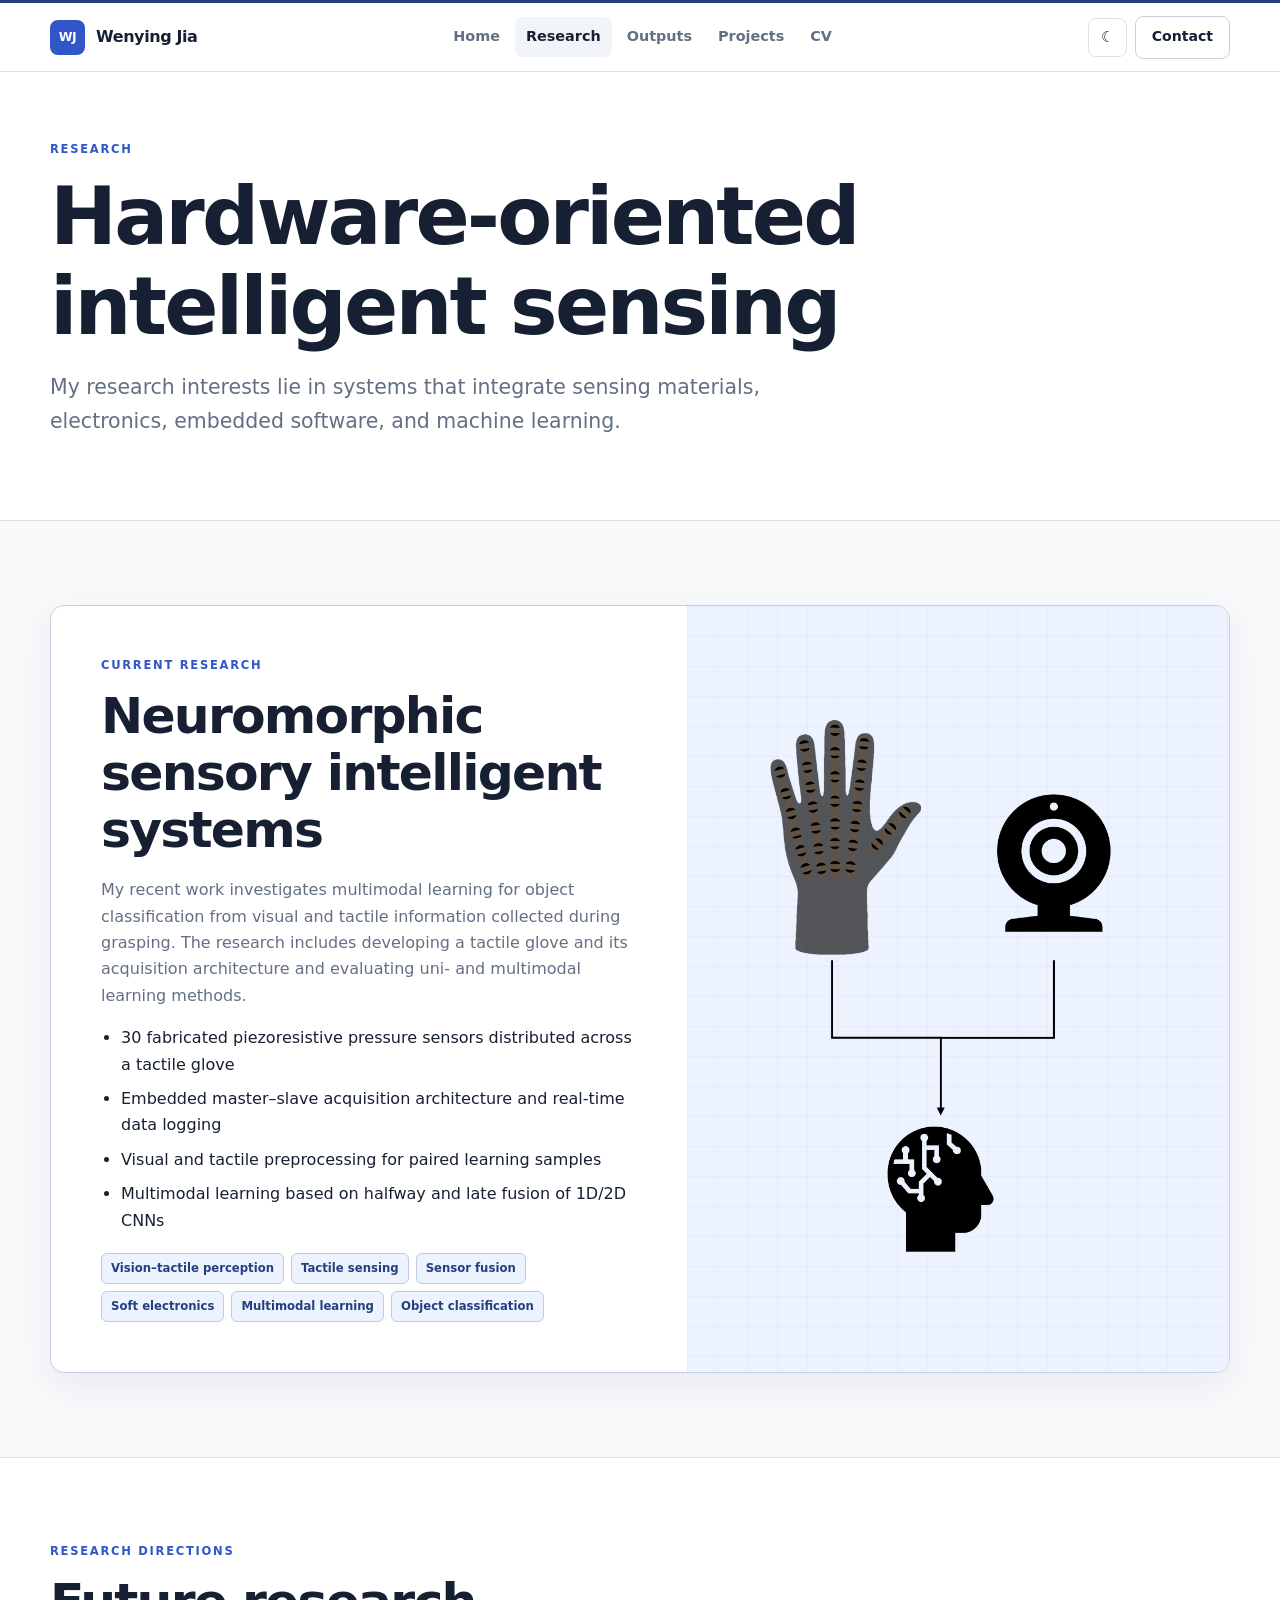
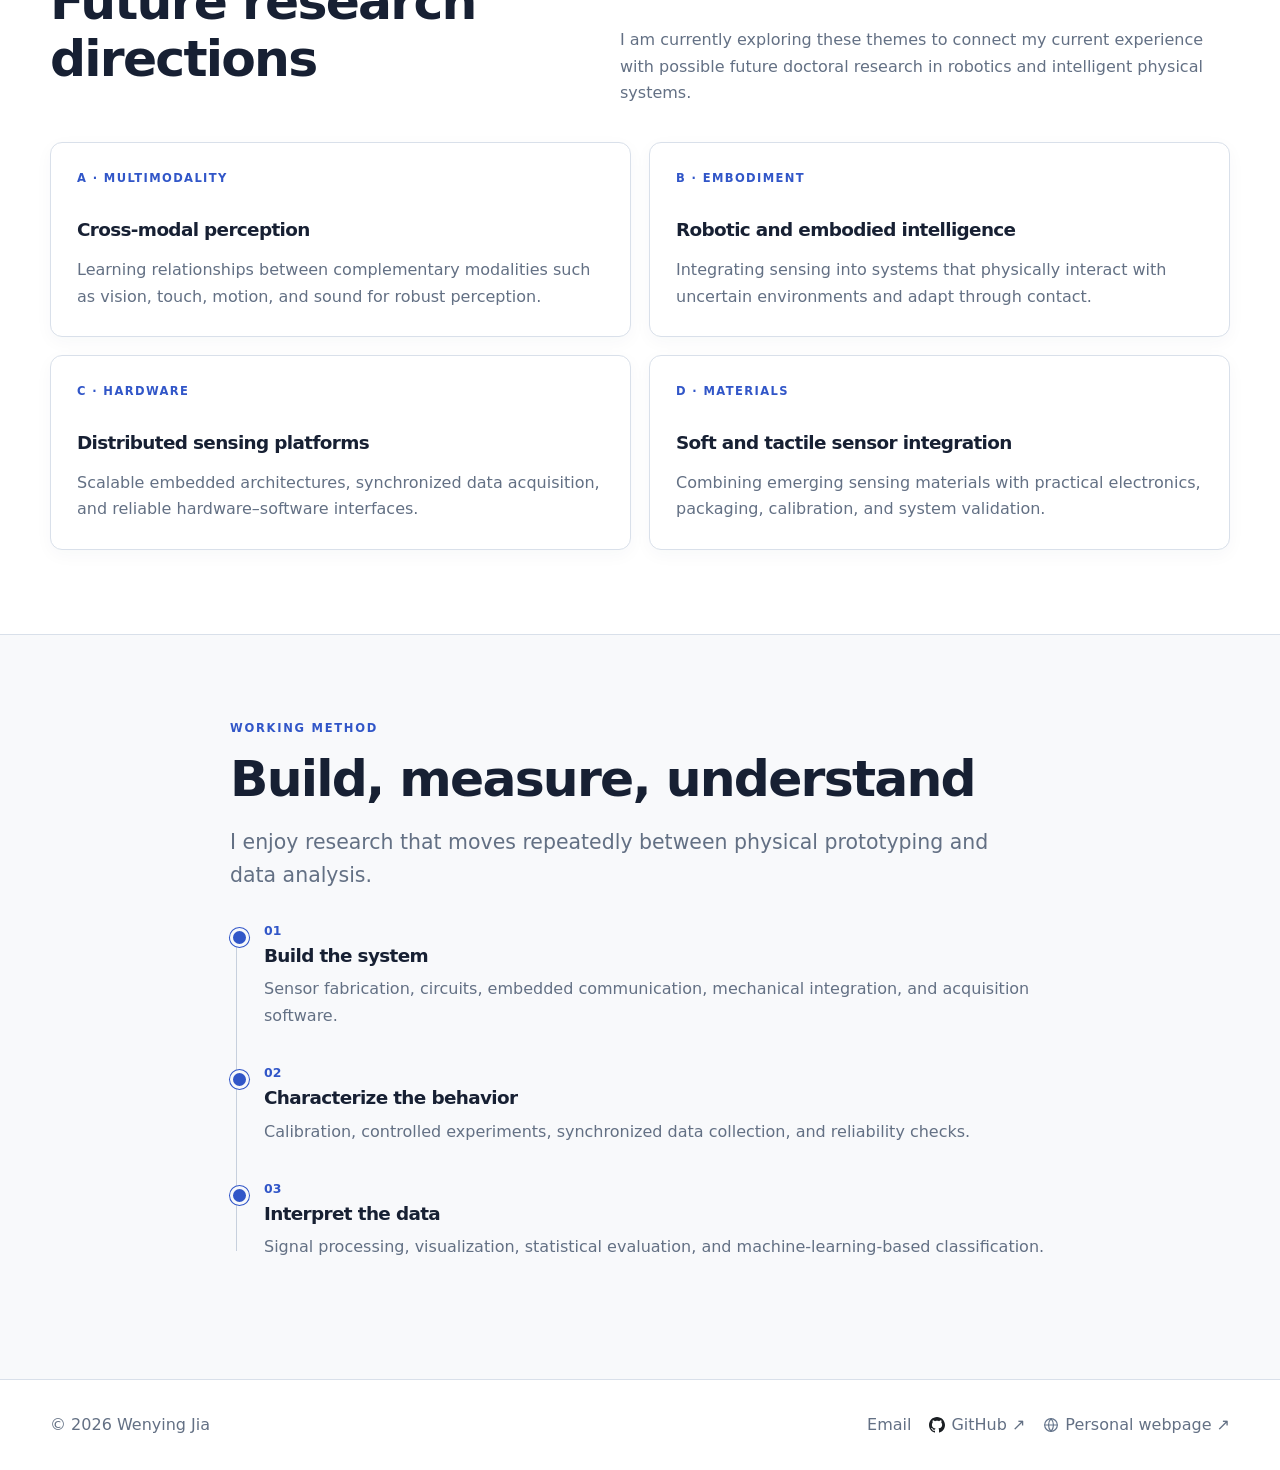
<file: research.html>
<!doctype html>
<html lang="en">
  <head>
    <meta charset="utf-8">
    <meta name="viewport" content="width=device-width,initial-scale=1">
    <title>Wenying Jia | Research</title>
    <link rel="icon" href="assets/images/favicon.svg">
    <link rel="stylesheet" href="assets/css/styles.css">
  </head>
  <body>
    <header class="site-header">
      <div class="container nav">
        <a class="brand" href="index.html">
          <span class="brand-mark">
            WJ
          </span>
          <span>
            Wenying Jia
          </span>
        </a>
        <nav class="nav-links" id="primary-navigation" aria-label="Primary navigation">
          <a href="index.html">
            Home
          </a>
          <a class="active" href="research.html" aria-current="page">
            Research
          </a>
          <a href="publications.html">
            Outputs
          </a>
          <a href="projects.html">
            Projects
          </a>
          <a href="cv.html">
            CV
          </a>
        </nav>
        <div class="header-actions">
          <button class="icon-button" type="button" data-theme-toggle aria-label="Toggle color theme">
            ☾
          </button>
          <a class="button" href="mailto:wenying.jia@aalto.fi">
            Contact
          </a>
          <button class="menu-button" type="button" aria-label="Toggle navigation" aria-controls="primary-navigation" aria-expanded="false">
            ☰
          </button>
        </div>
      </div>
    </header>
    <main>
      <section class="page-hero">
        <div class="container reveal">
          <div class="eyebrow">
            Research
          </div>
          <h1>
            Hardware-oriented intelligent sensing
          </h1>
          <p class="lead">
            My research interests lie in systems that integrate sensing materials, electronics, embedded software, and machine learning.
          </p>
        </div>
      </section>
      <section class="section" id="vision-tactile">
        <div class="container">
          <div class="feature-project reveal">
            <div class="feature-copy">
              <div class="eyebrow">
                Current research
              </div>
              <h2>
                Neuromorphic sensory intelligent systems
              </h2>
              <p>
                My recent work investigates multimodal learning for object classification from visual and tactile information collected during grasping. 
                The research includes developing a tactile glove and its acquisition architecture and evaluating uni- and multimodal learning methods.
              </p>
              <ul class="clean-list">
                <li>
                  30 fabricated piezoresistive pressure sensors distributed across a tactile glove
                </li>
                <li>
                  Embedded master–slave acquisition architecture and real-time data logging
                </li>
                <li>
                  Visual and tactile preprocessing for paired learning samples
                </li>
                <li>
                  Multimodal learning based on halfway and late fusion of 1D/2D CNNs
                </li>
              </ul>
              <div class="tag-list">
                <span class="tag">
                  Vision–tactile perception
                </span>
                <span class="tag">
                  Tactile sensing
                </span>
                <span class="tag">
                  Sensor fusion
                </span>
                <span class="tag">
                  Soft electronics
                </span>
                <span class="tag">
                  Multimodal learning
                </span>
                <span class="tag">
                  Object classification
                </span>
              </div>
            </div>
            <div class="feature-art research-feature-art">
              <img class="research-glove-figure" src="assets/images/research-glove.png" alt="Illustration of a tactile sensing glove with distributed pressure sensors" width="1374" height="1962">
            </div>
          </div>
        </div>
      </section>
      <section class="section alt">
        <div class="container">
          <div class="section-header reveal">
            <div>
              <div class="eyebrow">
                Research directions
              </div>
              <h2>
                Future research directions
              </h2>
            </div>
            <p>
              I am currently exploring these themes to connect my current experience with possible future doctoral research in robotics and intelligent physical systems.
            </p>
          </div>
          <div class="grid-2">
            <article class="card reveal">
              <div class="card-number">
                A · MULTIMODALITY
              </div>
              <h3>
                Cross-modal perception
              </h3>
              <p>
                Learning relationships between complementary modalities such as vision, touch, motion, and sound for robust perception.
              </p>
            </article>
            <article class="card reveal">
              <div class="card-number">
                B · EMBODIMENT
              </div>
              <h3>
                Robotic and embodied intelligence
              </h3>
              <p>
                Integrating sensing into systems that physically interact with uncertain environments and adapt through contact.
              </p>
            </article>
            <article class="card reveal">
              <div class="card-number">
                C · HARDWARE
              </div>
              <h3>
                Distributed sensing platforms
              </h3>
              <p>
                Scalable embedded architectures, synchronized data acquisition, and reliable hardware–software interfaces.
              </p>
            </article>
            <article class="card reveal">
              <div class="card-number">
                D · MATERIALS
              </div>
              <h3>
                Soft and tactile sensor integration
              </h3>
              <p>
                Combining emerging sensing materials with practical electronics, packaging, calibration, and system validation.
              </p>
            </article>
          </div>
        </div>
      </section>
      <section class="section">
        <div class="narrow reveal">
          <div class="eyebrow">
            Working method
          </div>
          <h2>
            Build, measure, understand
          </h2>
          <p class="lead">
            I enjoy research that moves repeatedly between physical prototyping and data analysis.
          </p>
          <div class="timeline">
            <div class="timeline-item">
              <div class="date">
                01
              </div>
              <h3>
                Build the system
              </h3>
              <p>
                Sensor fabrication, circuits, embedded communication, mechanical integration, and acquisition software.
              </p>
            </div>
            <div class="timeline-item">
              <div class="date">
                02
              </div>
              <h3>
                Characterize the behavior
              </h3>
              <p>
                Calibration, controlled experiments, synchronized data collection, and reliability checks.
              </p>
            </div>
            <div class="timeline-item">
              <div class="date">
                03
              </div>
              <h3>
                Interpret the data
              </h3>
              <p>
                Signal processing, visualization, statistical evaluation, and machine-learning-based classification.
              </p>
            </div>
          </div>
        </div>
      </section>
    </main>
    <footer class="footer">
      <div class="container footer-inner">
        <span>
          ©
          <span data-year></span>
          Wenying Jia
        </span>
        <div class="footer-links">
          <a href="mailto:wenying.jia@aalto.fi">
            Email
          </a>
          <a href="https://github.com/jiaw1" target="_blank" rel="noopener noreferrer">
            <img class="link-icon" src="assets/images/icons/github.svg" alt="" aria-hidden="true">
            GitHub ↗
          </a>
          <a href="https://jiaw1.github.io/" target="_blank" rel="noopener noreferrer"><img class="link-icon" src="assets/images/icons/web.svg" alt="" aria-hidden="true">
            Personal webpage ↗
          </a>
        </div>
      </div>
    </footer>
    <script src="assets/js/main.js"></script>
  </body>
</html>
</file>
<file: assets/css/styles.css>
:root {
  --bg: #f8f9fb;
  --surface: #ffffff;
  --surface-2: #f1f4f8;
  --text: #172033;
  --muted: #637084;
  --line: #d9e0ea;
  --line-strong: #c7d0dd;
  --accent: #3156c8;
  --accent-2: #243f7d;
  --accent-soft: #edf2ff;
  --shadow: 0 12px 34px rgba(26, 43, 76, 0.07);
  --radius: 12px;
  --max: 1180px;
}

[data-theme="dark"] {
  --bg: #0f1622;
  --surface: #151f2e;
  --surface-2: #1b2738;
  --text: #edf2fb;
  --muted: #aab6c7;
  --line: #2c3b50;
  --line-strong: #3a4a61;
  --accent: #86a4ff;
  --accent-2: #c1d0ff;
  --accent-soft: #1b2b4c;
  --shadow: 0 14px 38px rgba(0, 0, 0, 0.22);
}

* { box-sizing: border-box; }

html { scroll-behavior: smooth; }

:where(a, button):focus-visible {
  outline: 3px solid color-mix(in srgb, var(--accent) 70%, transparent);
  outline-offset: 3px;
}

body {
  margin: 0;
  font-family: Inter, ui-sans-serif, system-ui, -apple-system, BlinkMacSystemFont, "Segoe UI", Arial, sans-serif;
  color: var(--text);
  background: var(--bg);
  line-height: 1.65;
  -webkit-font-smoothing: antialiased;
  text-rendering: optimizeLegibility;
}

a { color: inherit; }
img { max-width: 100%; display: block; }
button, a { -webkit-tap-highlight-color: transparent; }

.container { width: min(calc(100% - 40px), var(--max)); margin-inline: auto; }
.narrow { width: min(calc(100% - 40px), 820px); margin-inline: auto; }

/* ---------- Header ---------- */
.site-header {
  position: sticky;
  top: 0;
  z-index: 100;
  border-top: 3px solid var(--accent-2);
  border-bottom: 1px solid var(--line);
  background: color-mix(in srgb, var(--surface) 93%, transparent);
  backdrop-filter: blur(14px);
}

.nav {
  min-height: 68px;
  display: flex;
  align-items: center;
  justify-content: space-between;
  gap: 24px;
}

.brand {
  text-decoration: none;
  display: flex;
  align-items: center;
  gap: 11px;
  font-weight: 780;
  letter-spacing: -0.025em;
}

.brand-mark {
  display: grid;
  place-items: center;
  width: 35px;
  height: 35px;
  border-radius: 8px;
  color: #fff;
  background: var(--accent);
  box-shadow: none;
  font-size: .78rem;
  letter-spacing: -.03em;
}

.nav-links { display: flex; align-items: center; gap: 4px; }

.nav-links a {
  text-decoration: none;
  color: var(--muted);
  font-weight: 650;
  font-size: .9rem;
  padding: 8px 11px;
  border-radius: 7px;
}

.nav-links a:hover,
.nav-links a.active {
  color: var(--text);
  background: var(--surface-2);
}

.header-actions { display: flex; align-items: center; gap: 8px; }

.icon-button,
.menu-button {
  width: 39px;
  height: 39px;
  border: 1px solid var(--line);
  border-radius: 8px;
  background: var(--surface);
  color: var(--text);
  cursor: pointer;
  display: grid;
  place-items: center;
  font-size: .95rem;
}

.menu-button { display: none; }

/* ---------- Type ---------- */
.eyebrow {
  text-transform: uppercase;
  letter-spacing: .15em;
  color: var(--accent);
  font-weight: 800;
  font-size: .72rem;
  margin-bottom: 13px;
}

h1, h2, h3 {
  line-height: 1.13;
  margin-top: 0;
  letter-spacing: -0.035em;
}

h1 {
  font-size: clamp(3rem, 7vw, 6.2rem);
  margin-bottom: 18px;
  font-weight: 760;
}

h2 {
  font-size: clamp(2rem, 4vw, 3.15rem);
  margin-bottom: 18px;
  font-weight: 735;
}

h3 {
  font-size: 1.15rem;
  margin-bottom: 10px;
  font-weight: 720;
}

.lead {
  font-size: clamp(1.06rem, 1.8vw, 1.28rem);
  color: var(--muted);
  max-width: 760px;
  margin: 0 0 28px;
}

.role-line {
  color: var(--accent-2);
  font-weight: 760;
  font-size: .96rem;
  margin-bottom: 12px;
}

/* ---------- Buttons ---------- */
.button-row { display: flex; gap: 10px; flex-wrap: wrap; margin-top: 28px; }

.button {
  display: inline-flex;
  align-items: center;
  justify-content: center;
  gap: 8px;
  min-height: 43px;
  padding: 0 16px;
  border-radius: 8px;
  border: 1px solid var(--line-strong);
  background: var(--surface);
  color: var(--text);
  text-decoration: none;
  font-weight: 720;
  font-size: .88rem;
  transition: transform .16s ease, border-color .16s ease, background .16s ease;
}

.button:hover {
  transform: translateY(-1px);
  border-color: color-mix(in srgb, var(--accent) 40%, var(--line));
}

.button.primary {
  color: #fff;
  border-color: var(--accent);
  background: var(--accent);
}

.button.primary:hover {
  background: var(--accent-2);
  border-color: var(--accent-2);
}

.button.ghost { background: transparent; }

.link-icon {
  width: 18px;
  height: 18px;
  flex: 0 0 auto;
}

.scholar-icon {
  box-sizing: content-box;
  padding: 2px;
  border-radius: 50%;
  background: #fff;
}

[data-theme="dark"] .link-icon[src$="github.svg"] { filter: invert(1); }

/* ---------- Home hero ---------- */
.hero {
  position: relative;
  overflow: hidden;
  padding: 84px 0 78px;
  border-bottom: 1px solid var(--line);
  background: var(--surface);
}

.hero::before {
  content: "";
  position: absolute;
  right: -190px;
  top: -270px;
  width: 500px;
  height: 500px;
  border-radius: 50%;
  background: radial-gradient(circle, color-mix(in srgb, var(--accent) 8%, transparent), transparent 69%);
  pointer-events: none;
}

.hero-grid {
  display: grid;
  grid-template-columns: 1.15fr .85fr;
  gap: 64px;
  align-items: center;
}

.hero .lead { max-width: 720px; }

.profile-panel {
  position: relative;
  padding: 20px;
  border: 1px solid var(--line-strong);
  border-radius: 14px;
  background: var(--surface);
  box-shadow: var(--shadow);
}

.profile-visual {
  aspect-ratio: 1 / .99;
  border-radius: 9px;
  overflow: hidden;
  background:
    linear-gradient(rgba(49, 86, 200, .045) 1px, transparent 1px),
    linear-gradient(90deg, rgba(49, 86, 200, .045) 1px, transparent 1px),
    var(--accent-soft);
  background-size: 24px 24px;
  border: 1px solid var(--line);
}

[data-theme="dark"] .profile-visual {
  background:
    linear-gradient(rgba(134, 164, 255, .06) 1px, transparent 1px),
    linear-gradient(90deg, rgba(134, 164, 255, .06) 1px, transparent 1px),
    #182640;
  background-size: 24px 24px;
}

.profile-visual img {
  width: 100%;
  height: 100%;
}

.profile-visual img {
  object-fit: cover;
}

.profile-carousel {
  position: relative;
  display: grid;
}

.carousel-slide {
  grid-area: 1 / 1;
  color: var(--accent);
  opacity: 0;
  pointer-events: none;
  transform: translateX(24px) scale(.98);
  transition: opacity .55s ease, transform .55s ease;
}

.carousel-slide.active {
  z-index: 1;
  opacity: 1;
  pointer-events: auto;
  transform: none;
}

.slide-caption {
  position: absolute;
  right: 18px;
  bottom: 18px;
  left: 18px;
  padding: 12px 14px;
  border: 1px solid rgba(255, 255, 255, .35);
  border-radius: 8px;
  color: #fff;
  background: rgba(23, 32, 51, .78);
  backdrop-filter: blur(8px);
}

.slide-caption strong,
.slide-caption span { display: block; }
.slide-caption span { font-size: .76rem; opacity: .8; }

.carousel-controls {
  position: absolute;
  z-index: 2;
  top: 16px;
  right: 16px;
  display: flex;
  gap: 7px;
}

.carousel-dot {
  width: 9px;
  height: 9px;
  padding: 0;
  border: 1px solid var(--accent);
  border-radius: 50%;
  background: var(--surface);
  cursor: pointer;
  transition: width .25s ease, background .25s ease;
}

.carousel-dot.active {
  width: 25px;
  border-radius: 10px;
  background: var(--accent);
}


/* ---------- Sections ---------- */
.section { padding: 84px 0; }

.section.alt {
  background: var(--surface);
  border-block: 1px solid var(--line);
}

.section-header {
  display: flex;
  justify-content: space-between;
  gap: 36px;
  align-items: end;
  margin-bottom: 36px;
}

.section-header p {
  max-width: 610px;
  margin: 0;
  color: var(--muted);
}

.grid-2 {
  display: grid;
  grid-template-columns: repeat(2, minmax(0, 1fr));
  gap: 18px;
}

.grid-3 {
  display: grid;
  grid-template-columns: repeat(3, minmax(0, 1fr));
  gap: 0;
  border-block: 1px solid var(--line-strong);
}

.grid-3 > .card {
  border: 0;
  border-radius: 0;
  box-shadow: none;
  background: transparent;
}

.grid-3 > .card + .card { border-left: 1px solid var(--line-strong); }

.card {
  position: relative;
  padding: 26px;
  border: 1px solid var(--line);
  border-radius: var(--radius);
  background: var(--surface);
  box-shadow: 0 5px 18px rgba(35, 50, 80, .035);
  overflow: hidden;
}


.card p { color: var(--muted); margin-bottom: 0; }

.card-number {
  font-size: .72rem;
  color: var(--accent);
  font-weight: 850;
  letter-spacing: .12em;
  margin-bottom: 32px;
}

.tag-list { display: flex; flex-wrap: wrap; gap: 7px; margin-top: 19px; }

.tag {
  padding: 5px 9px;
  border-radius: 6px;
  border: 1px solid color-mix(in srgb, var(--accent) 16%, var(--line));
  background: var(--accent-soft);
  color: var(--accent-2);
  font-weight: 700;
  font-size: .73rem;
}

/* ---------- Featured research ---------- */
.feature-project {
  display: grid;
  grid-template-columns: 1.08fr .92fr;
  border: 1px solid var(--line-strong);
  border-radius: 14px;
  overflow: hidden;
  background: var(--surface);
  box-shadow: var(--shadow);
}

.feature-copy { padding: clamp(28px, 5vw, 50px); }
.feature-copy p { color: var(--muted); }

.feature-art {
  min-height: 420px;
  background:
    linear-gradient(rgba(255,255,255,.055) 1px, transparent 1px),
    linear-gradient(90deg, rgba(255,255,255,.055) 1px, transparent 1px),
    linear-gradient(145deg, #17294e, #3156c8);
  background-size: 30px 30px, 30px 30px, auto;
  display: grid;
  place-items: center;
}


.research-feature-art {
  background:
    linear-gradient(rgba(49, 86, 200, .045) 1px, transparent 1px),
    linear-gradient(90deg, rgba(49, 86, 200, .045) 1px, transparent 1px),
    var(--accent-soft);
  background-size: 30px 30px;
}

.research-glove-figure {
  width: auto;
  max-width: 98%;
  height: 550px;
  object-fit: contain;
}


/* ---------- Timeline ---------- */
.timeline { position: relative; margin-top: 24px; }

.timeline::before {
  content: "";
  position: absolute;
  left: 6px;
  top: 10px;
  bottom: 10px;
  width: 1px;
  background: var(--line-strong);
}

.timeline-item {
  position: relative;
  padding-left: 34px;
  margin-bottom: 34px;
}

.timeline-item::before {
  content: "";
  position: absolute;
  left: 0;
  top: 7px;
  width: 13px;
  height: 13px;
  border-radius: 50%;
  background: var(--accent);
  border: 3px solid var(--bg);
  box-shadow: 0 0 0 1px var(--accent);
}

.alt .timeline-item::before { border-color: var(--surface); }

.timeline-item .date {
  color: var(--accent);
  font-weight: 800;
  font-size: .78rem;
  margin-bottom: 4px;
}

.timeline-item p { margin: 4px 0 0; color: var(--muted); }

.education-timeline .timeline-item {
  padding-bottom: 36px;
}

.cv-degree {
  margin: 5px 0 10px;
  color: var(--text);
  font-size: 1rem;
  font-weight: 750;
}

.education-timeline p strong,
.cv-result strong { color: var(--text); }

.cv-result {
  margin-top: 10px !important;
}
.cv-thesis {
  display: grid;
  justify-items: start;
  gap: 3px;
  max-width: 720px;
  margin-top: 12px !important;
  font-size: .9rem;
}

.cv-thesis strong {
  color: var(--text);
  font-size: .75rem;
  letter-spacing: .06em;
  text-transform: uppercase;
}

.cv-thesis-grade {
  margin-top: 3px;
  padding: 2px 7px;
  border: 1px solid var(--line);
  border-radius: 4px;
  color: var(--muted);
  font-size: .72rem;
  font-weight: 700;
}

.cv-thesis a {
  color: var(--accent);
  font-weight: 700;
  text-decoration: none;
}

.cv-thesis a:hover,
.cv-thesis a:focus-visible { text-decoration: underline; }

/* ---------- Inner pages ---------- */
.page-hero {
  padding: 68px 0 54px;
  border-bottom: 1px solid var(--line);
  background: var(--surface);
}

.page-hero h1 {
  font-size: clamp(2.7rem, 6.4vw, 5rem);
  max-width: 920px;
}

.publication {
  padding: 24px 0;
  border-bottom: 1px solid var(--line);
  display: grid;
  grid-template-columns: 130px 1fr;
  gap: 24px;
}

.publication:last-child { border-bottom: 0; }

.pub-year { color: var(--accent); font-weight: 850; }
.pub-title { font-weight: 760; font-size: 1.06rem; margin-bottom: 4px; }
.pub-meta { color: var(--muted); }

.publication-link {
  display: inline-flex;
  margin: 10px 12px 0 0;
  color: var(--accent);
  font-size: .8rem;
  font-weight: 750;
  text-decoration: none;
}

.publication-link:hover,
.publication-link:focus-visible { text-decoration: underline; }

.status {
  display: inline-flex;
  margin-top: 10px;
  padding: 4px 8px;
  border-radius: 5px;
  border: 1px solid color-mix(in srgb, var(--accent) 16%, var(--line));
  background: var(--accent-soft);
  color: var(--accent-2);
  font-size: .7rem;
  font-weight: 780;
}

/* ---------- Projects ---------- */
.project-card { padding: 0; }

.project-thumb {
  height: 300px;
  display: grid;
  place-items: center;
  overflow: hidden;
  background: var(--surface-2);
  border-bottom: 1px solid var(--line);
}

.project-thumb img {
  width: 100%;
  height: 100%;
}

.project-thumb img {
  object-fit: cover;
  transition: transform .35s ease;
}

.project-card:hover .project-thumb img { transform: scale(1.035); }

.project-link {
  display: inline-flex;
  margin-top: 20px;
  color: var(--accent);
  font-size: .88rem;
  font-weight: 800;
  text-decoration: none;
}

.project-link:hover { text-decoration: underline; }
.project-body { padding: 24px; }

.project-meta {
  color: var(--accent);
  font-size: .76rem;
  font-weight: 800;
  letter-spacing: .02em;
  margin-bottom: 8px;
}

/* ---------- CV ---------- */
.cv-grid {
  display: grid;
  grid-template-columns: .7fr 1.3fr;
  gap: 40px;
}

.cv-aside {
  position: sticky;
  top: 96px;
  align-self: start;
}

.skill-group + .skill-group { margin-top: 22px; }
.skill-group h3 { font-size: .92rem; margin-bottom: 8px; }
.skill-group p { color: var(--muted); margin: 0; }

.academic-links {
  display: grid;
  gap: 6px;
}

.academic-links a {
  display: inline-flex;
  align-items: center;
  gap: 8px;
  color: var(--accent);
  font-size: .9rem;
  font-weight: 700;
  text-decoration: none;
}

.academic-links a:hover { text-decoration: underline; }

.clean-list { margin: 0; padding-left: 20px; }
.clean-list li + li { margin-top: 8px; }


/* ---------- Spacing utilities ---------- */
.section-group { margin-top: 48px; }
.section-group + .section-group { margin-top: 54px; }
.subsection-heading { margin-top: 58px; }

/* ---------- Footer ---------- */
.footer {
  padding: 32px 0;
  border-top: 1px solid var(--line);
  color: var(--muted);
  background: var(--surface);
}

.footer-inner {
  display: flex;
  justify-content: space-between;
  gap: 24px;
  align-items: center;
}

.footer-links { display: flex; gap: 18px; }

.footer-links a {
  display: inline-flex;
  align-items: center;
  gap: 6px;
}

.footer-links .link-icon {
  width: 16px;
  height: 16px;
}

.footer a {
  text-decoration: underline;
  text-decoration-color: transparent;
  text-underline-offset: 4px;
  transition: color .2s ease, text-decoration-color .2s ease;
}

.footer a:hover,
.footer a:focus-visible {
  color: var(--text);
  text-decoration-color: currentColor;
}

/* ---------- Reveal ---------- */
.reveal {
  opacity: 0;
  transform: translateY(12px);
  transition: opacity .45s ease, transform .45s ease;
}

.reveal.visible {
  opacity: 1;
  transform: none;
}

@media (prefers-reduced-motion: reduce) {
  html { scroll-behavior: auto; }
  .reveal { opacity: 1; transform: none; transition: none; }
  .button { transition: none; }
  .carousel-slide,
  .carousel-dot,
  .project-thumb img { transition: none; }
}

/* ---------- Responsive ---------- */
@media (max-width: 900px) {
  .hero-grid,
  .feature-project,
  .cv-grid {
    grid-template-columns: 1fr;
  }

  .grid-3 {
    grid-template-columns: 1fr 1fr;
    border: 0;
    gap: 16px;
  }

  .grid-3 > .card {
    border: 1px solid var(--line);
    border-radius: var(--radius);
    background: var(--surface);
  }

  .grid-3 > .card + .card { border-left: 1px solid var(--line); }

  .feature-art {
    min-height: 330px;
    order: -1;
  }

  .research-glove-figure { height: 340px; }

  .cv-aside { position: static; }

  .menu-button { display: grid; }

  .nav-links {
    display: none;
    position: absolute;
    left: 20px;
    right: 20px;
    top: 66px;
    padding: 10px;
    flex-direction: column;
    align-items: stretch;
    border: 1px solid var(--line);
    border-radius: 10px;
    background: var(--surface);
    box-shadow: var(--shadow);
  }

  .nav-links.open { display: flex; }
  .nav-links a { padding: 11px; }
}

@media (max-width: 640px) {
  .container,
  .narrow {
    width: min(calc(100% - 28px), var(--max));
  }

  .hero { padding: 60px 0 52px; }
  h1 { font-size: 3.3rem; }
  .section { padding: 62px 0; }

  .section-header { display: block; }
  .section-header > p { margin-top: 16px; }

  .grid-2,
  .grid-3 {
    grid-template-columns: 1fr;
  }


  .publication {
    grid-template-columns: 1fr;
    gap: 6px;
  }

  .footer-inner {
    align-items: flex-start;
    flex-direction: column;
  }

  .header-actions .button { display: none; }
}
</file>
